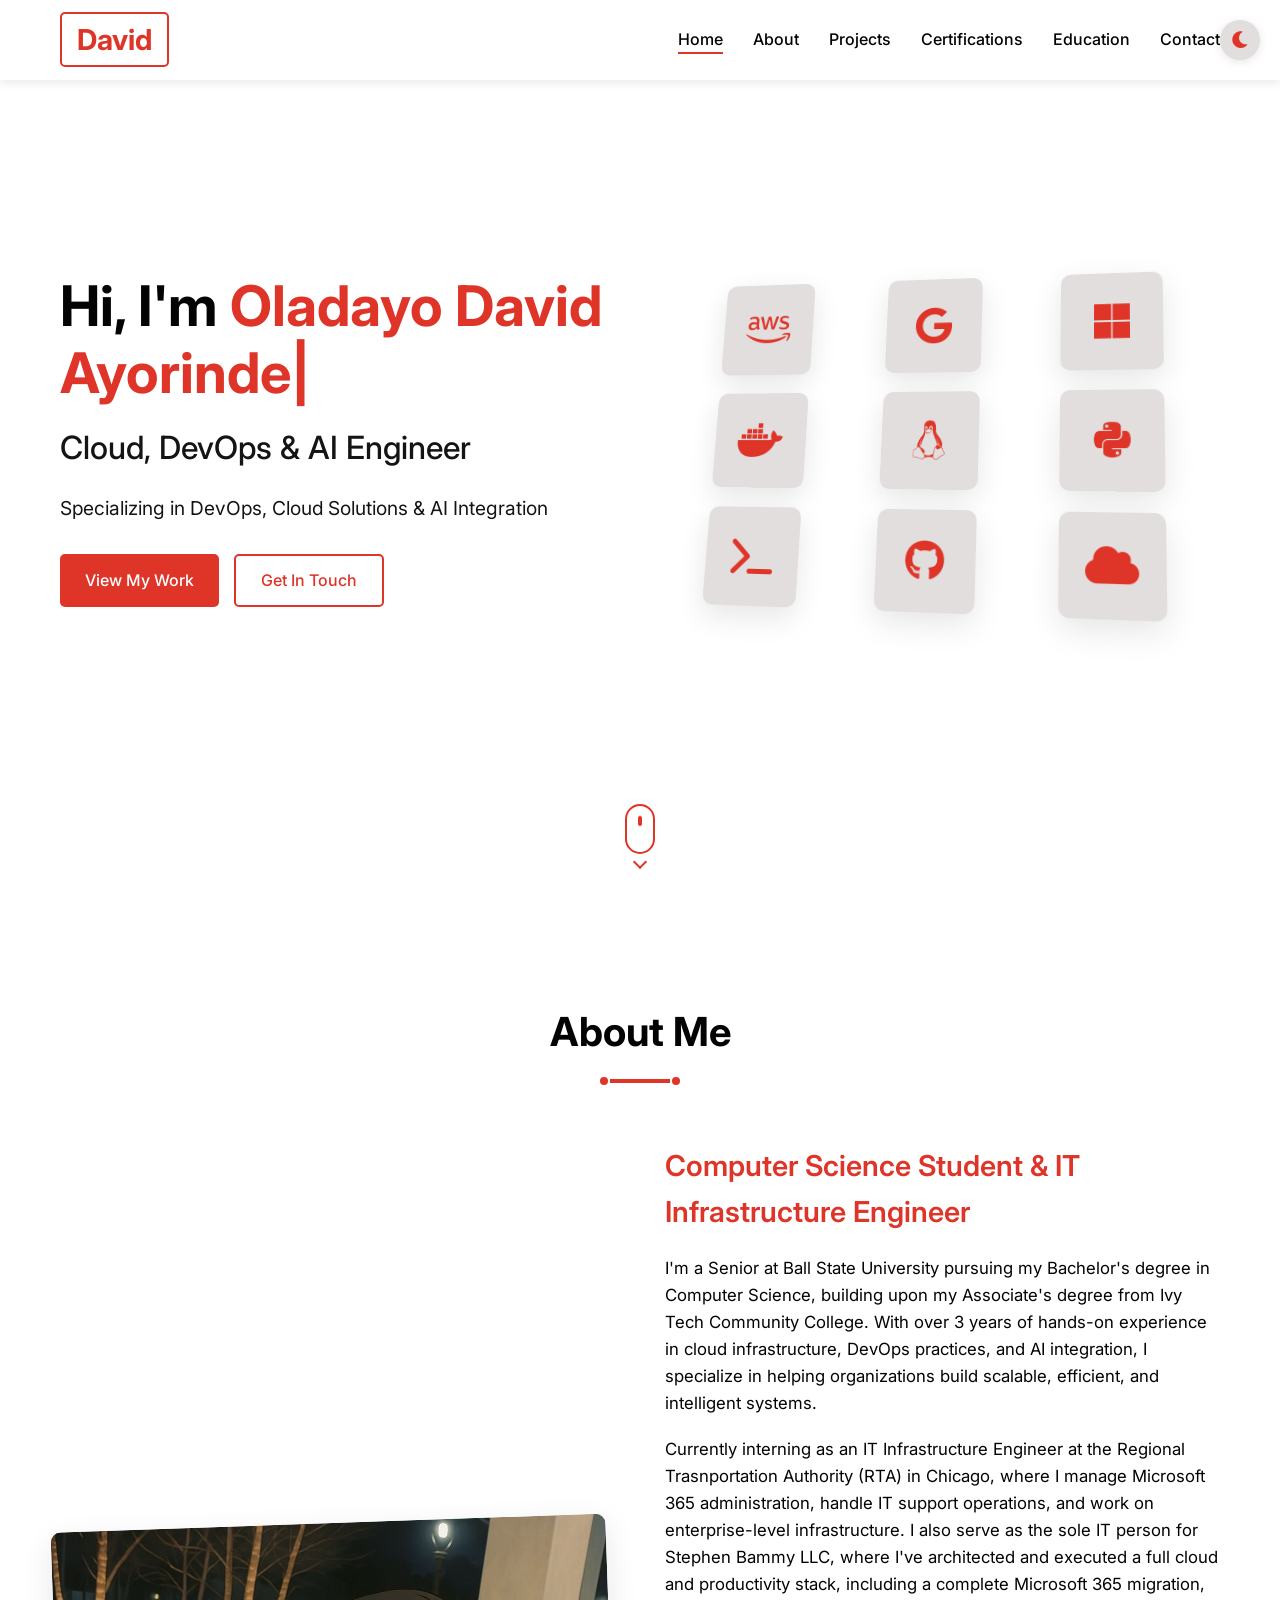
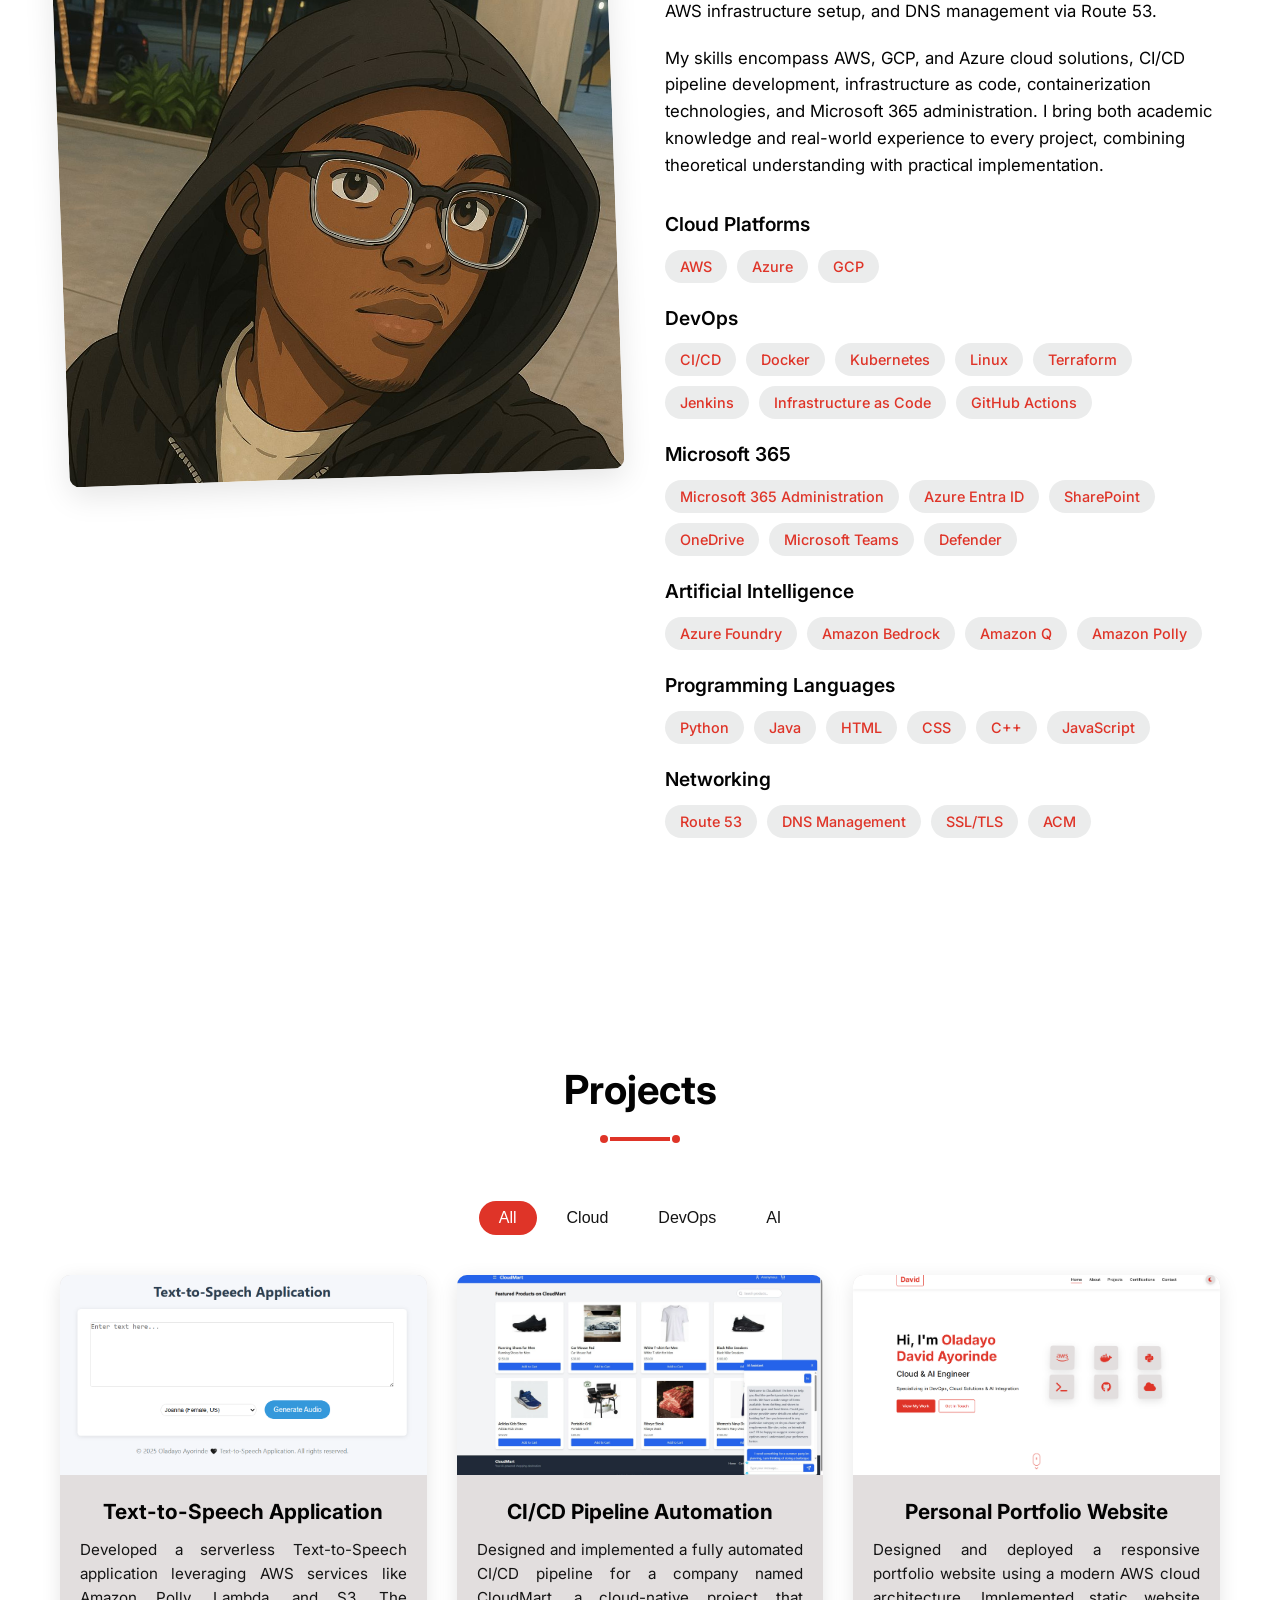
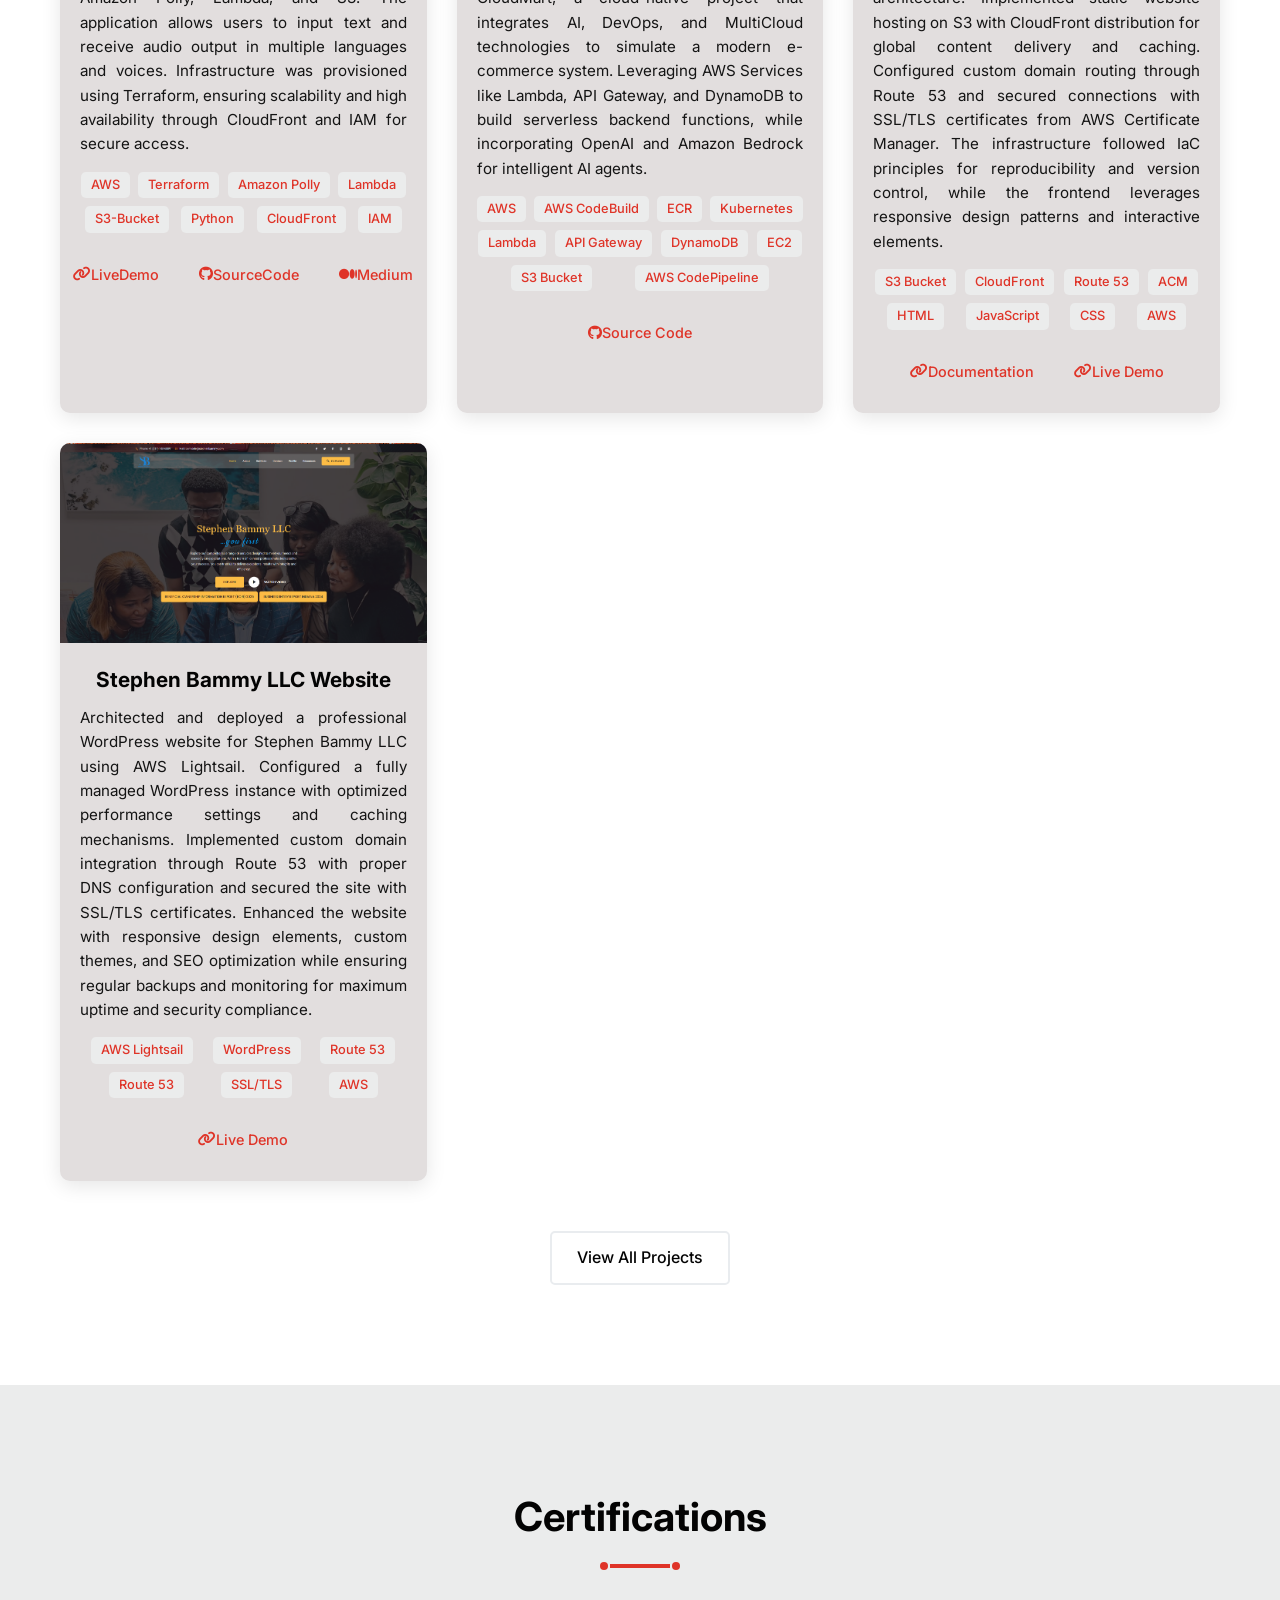
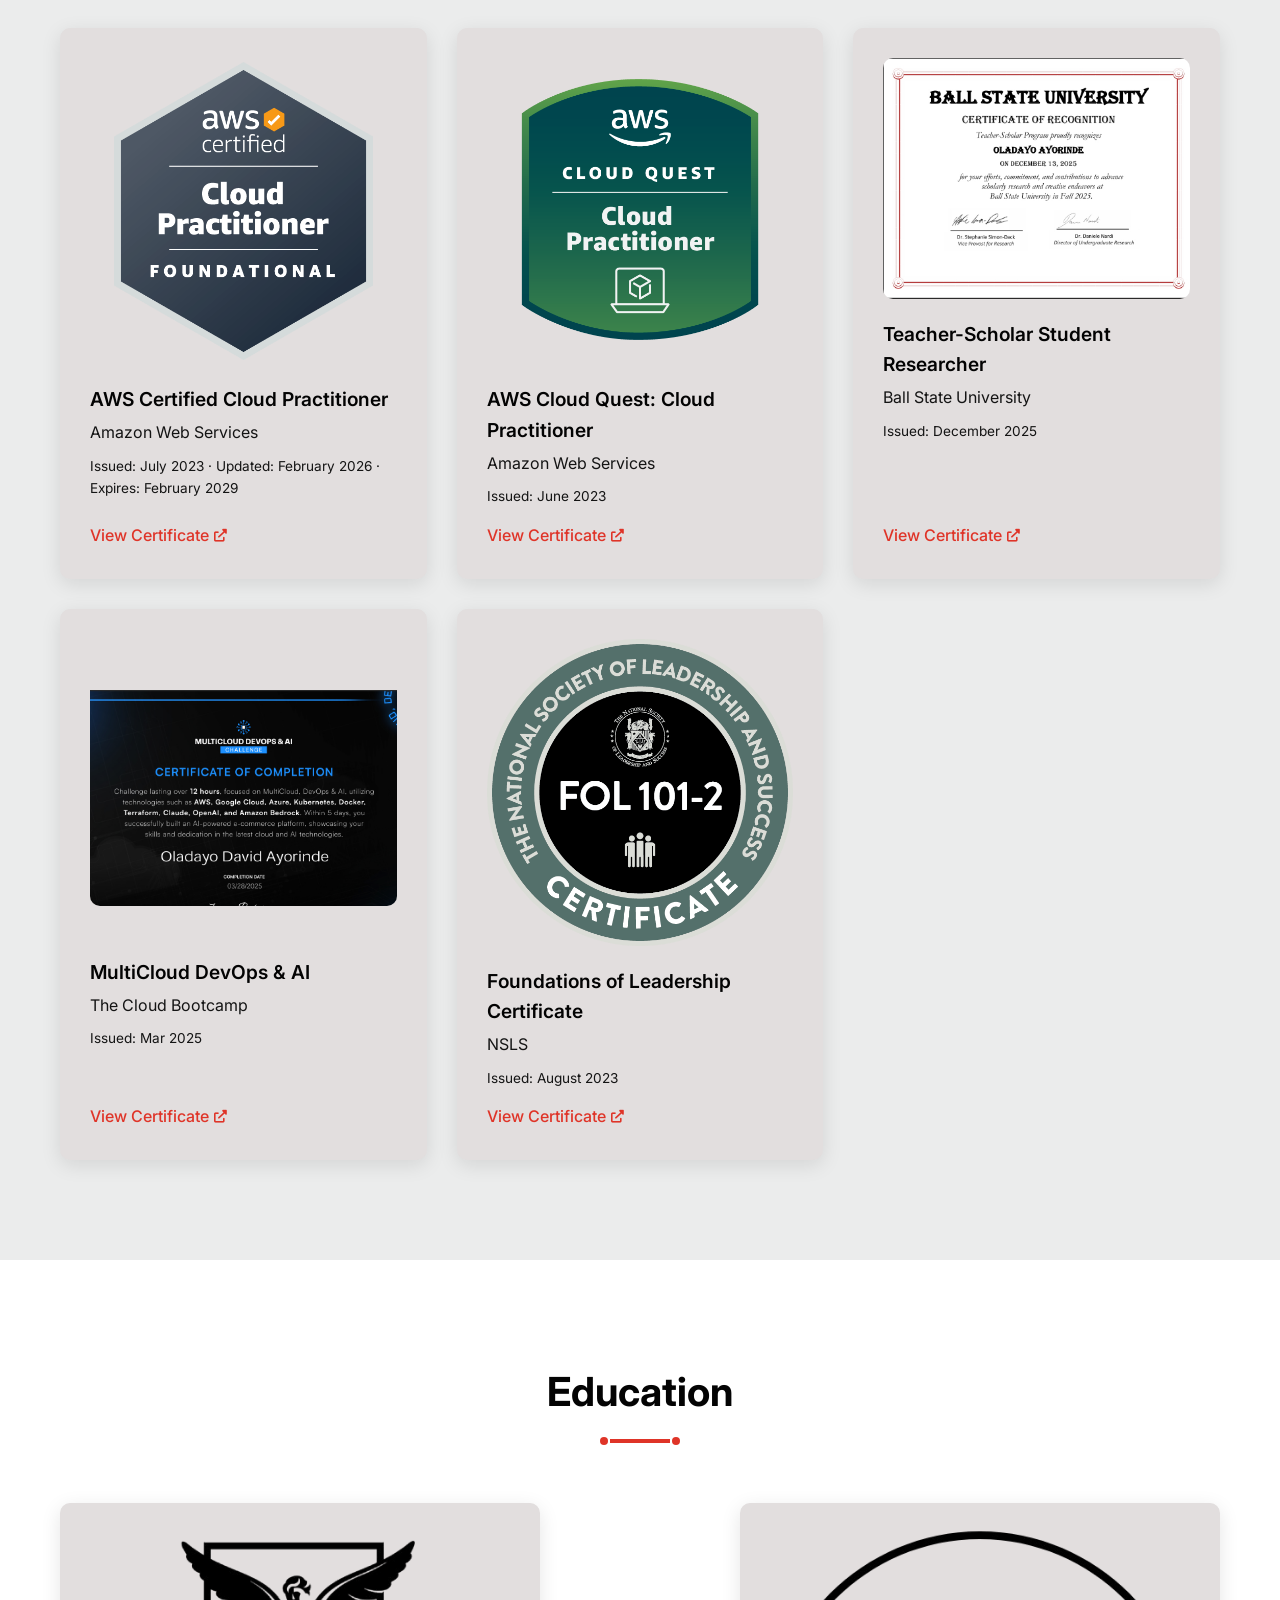
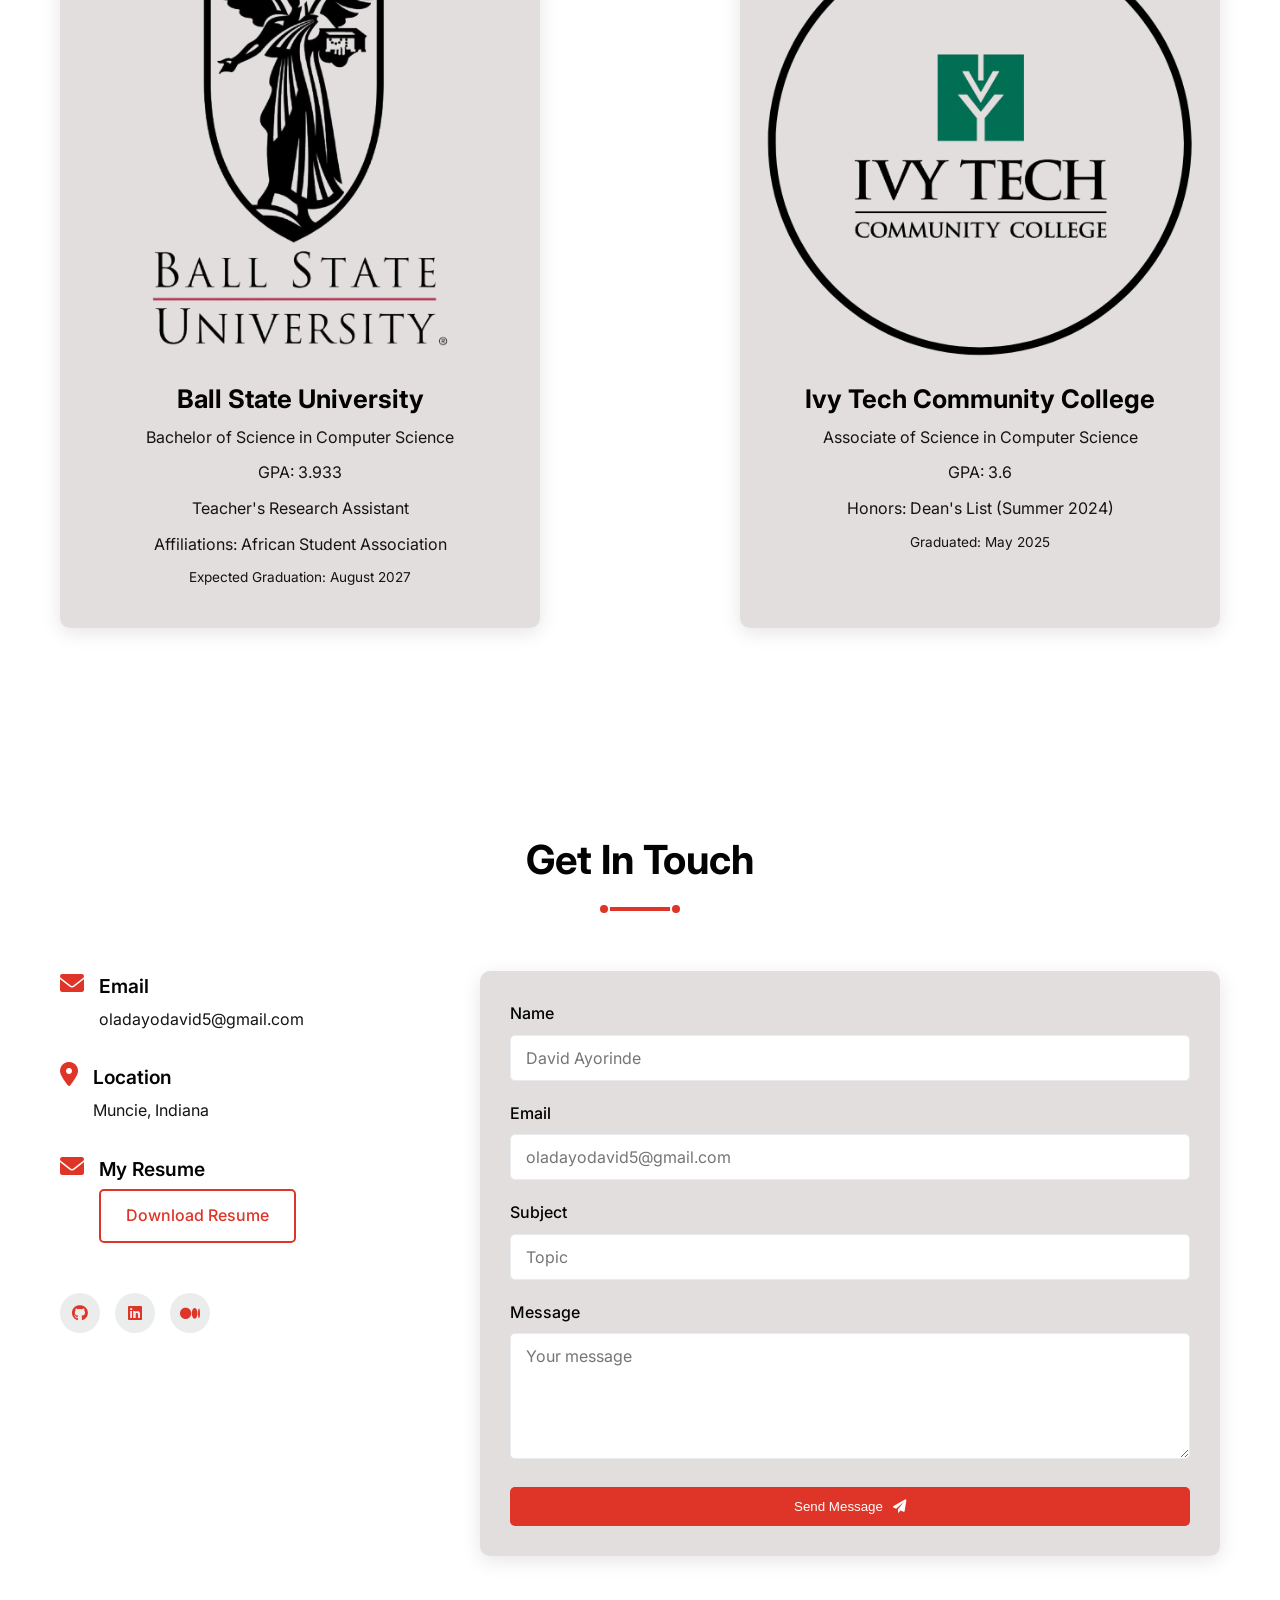
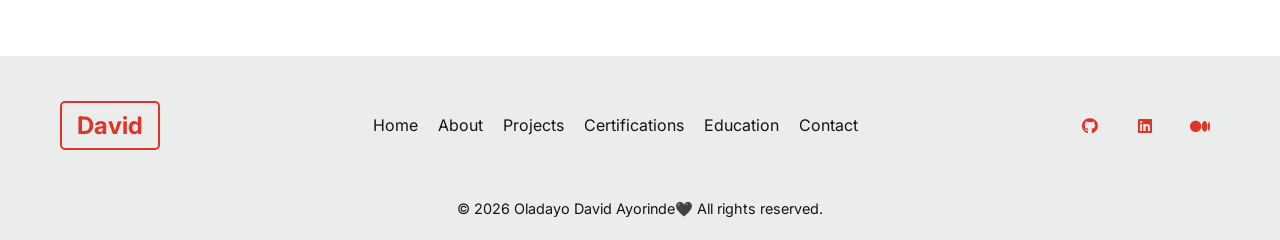
<file: index.html>
<!DOCTYPE html>
<html lang="en">
<head>
    <meta charset="UTF-8">
    <meta name="viewport" content="width=device-width, initial-scale=1.0">
    <title>Oladayo David Ayorinde | Cloud & AI Engineer</title>
    <link rel="stylesheet" href="styles.css">
    <link rel="stylesheet" href="https://cdnjs.cloudflare.com/ajax/libs/font-awesome/6.0.0/css/all.min.css">
    <link rel="icon" href="Images/Personal Logo.png" type="image/png">
    <link rel="preconnect" href="https://fonts.googleapis.com">
    <link rel="preconnect" href="https://fonts.gstatic.com" crossorigin>
    <link href="https://fonts.googleapis.com/css2?family=Inter:wght@300;400;500;600;700&display=swap" rel="stylesheet">
</head>
<body>
    <!-- Theme Toggle Button -->
    <div class="theme-toggle">
        <button id="theme-switch">
            <i class="fas fa-moon"></i>
            <i class="fas fa-sun"></i>
        </button>
    </div>

    <!-- Header Section -->
    <header>
        <div class="container">
            <div class="logo">
                <a href="#home" class="active"><span>David</span></a>
            </div>
            <nav>
                <ul>
                    <li><a href="#home" class="active">Home</a></li>
                    <li><a href="#about">About</a></li>
                    <li><a href="#projects">Projects</a></li>
                    <li><a href="#certifications">Certifications</a></li>
                    <li><a href="#education">Education</a></li>
                    <li><a href="#contact">Contact</a></li>
                </ul>
            </nav>
            <div class="mobile-nav-toggle">
                <i class="fas fa-bars"></i>
            </div>
        </div>
    </header>

    <!-- Hero Section -->
    <section id="home" class="hero">
        <div class="container">
            <div class="hero-content">
                <h1 class="animate-on-scroll">Hi, I'm <span class="highlight">Oladayo David Ayorinde</span></h1>
                <h2 class="animate-on-scroll">Cloud, DevOps & AI Engineer</h2>
                <p class="animate-on-scroll">Specializing in DevOps, Cloud Solutions & AI Integration</p>
                <div class="hero-cta animate-on-scroll">
                    <a href="#projects" class="btn btn-primary">View My Work</a>
                    <a href="#contact" class="btn btn-secondary">Get In Touch</a>
                </div>
            </div>
            <div class="hero-image animate-on-scroll">
                <div class="tech-stack">
                    <div class="tech-icon"><i class="fab fa-aws"></i></div>
                    <div class="tech-icon"><i class="fab fa-google"></i></div>
                    <div class="tech-icon"><i class="fab fa-microsoft"></i></div>
                    <div class="tech-icon"><i class="fab fa-docker"></i></div>
                    <div class="tech-icon"><i class="fab fa-linux"></i></div>
                    <div class="tech-icon"><i class="fab fa-python"></i></div>
                    <div class="tech-icon"><i class="fa-solid fa-terminal"></i></div>
                    <div class="tech-icon"><i class="fa-brands fa-github"></i></div>
                    <div class="tech-icon"><i class="fa-solid fa-cloud"></i></div>
                </div>
            </div>
        </div>
        <div class="scroll-indicator">
            <div class="mouse">
                <div class="wheel"></div>
            </div>
            <div class="arrow">
                <span></span>
            </div>
        </div>
    </section>

    <!-- About Section -->
    <section id="about" class="about">
        <div class="container">
            <div class="section-header">
                <h2>About Me</h2>
                <div class="separator"></div>
            </div>
            <div class="about-content">
                <div class="about-image animate-on-scroll">
                    <div class="image-container">
                        <img src="Images/GHIBLI ME.jpg" alt="Oladayo David Ayorinde">
                    </div>
                </div>
                <div class="about-text animate-on-scroll">
                    <h3>Computer Science Student & IT Infrastructure Engineer</h3>
                    <p>
                        I'm a Senior at Ball State University pursuing my Bachelor's degree in Computer Science, building upon my Associate's degree from Ivy Tech Community College. With over 3 years of hands-on experience in cloud infrastructure, DevOps practices, and AI integration, I specialize in helping organizations build scalable, efficient, and intelligent systems.
                    </p>

                    <p>
                        Currently interning as an IT Infrastructure Engineer at the Regional Trasnportation Authority (RTA) in Chicago, where I manage Microsoft 365 administration, handle IT support operations, and work on enterprise-level infrastructure. I also serve as the sole IT person for Stephen Bammy LLC, where I've architected and executed a full cloud and productivity stack, including a complete Microsoft 365 migration, AWS infrastructure setup, and DNS management via Route 53.
                    </p>


                    <p>
                        My skills encompass AWS, GCP, and Azure cloud solutions, CI/CD pipeline development, infrastructure as code, containerization technologies, and Microsoft 365 administration. I bring both academic knowledge and real-world experience to every project, combining theoretical understanding with practical implementation.
                    </p>

                    <div class="skills">
                        <div class="skill-category">
                            <h4>Cloud Platforms</h4>
                            <div class="skill-tags">
                                <span>AWS</span>
                                <span>Azure</span>
                                <span>GCP</span>
                            </div>
                        </div>

                        <div class="skill-category">
                            <h4>DevOps</h4>
                            <div class="skill-tags">
                                <span>CI/CD</span>
                                <span>Docker</span>
                                <span>Kubernetes</span>
                                <span>Linux</span>
                                <span>Terraform</span>
                                <span>Jenkins</span>
                                <span>Infrastructure as Code</span>
                                <span>GitHub Actions</span>
                            </div>
                        </div>

                        <div class="skill-category">
                            <h4>Microsoft 365</h4>
                            <div class="skill-tags">
                                <span>Microsoft 365 Administration</span>
                                <span>Azure Entra ID</span>
                                <span>SharePoint</span>
                                <span>OneDrive</span>
                                <span>Microsoft Teams</span>
                                <span>Defender</span>
                            </div>
                        </div>

                        <div class="skill-category">
                            <h4>Artificial Intelligence</h4>
                            <div class="skill-tags">
                                <span>Azure Foundry</span>
                                <span>Amazon Bedrock</span>
                                <span>Amazon Q</span>
                                <span>Amazon Polly</span>
                            </div>
                        </div>

                        <div class="skill-category">
                            <h4>Programming Languages</h4>
                            <div class="skill-tags">
                                <span>Python</span>
                                <span>Java</span>
                                <span>HTML</span>
                                <span>CSS</span>
                                <span>C++</span>
                                <span>JavaScript</span>
                            </div>
                        </div>

                        <div class="skill-category">
                            <h4>Networking</h4>
                            <div class="skill-tags">
                                <span>Route 53</span>
                                <span>DNS Management</span>
                                <span>SSL/TLS</span>
                                <span>ACM</span>
                            </div>

                    </div>
                </div>
            </div>
        </div>
    </section>

    <!-- Projects Section -->
    <section id="projects" class="projects">
        <div class="container">
            <div class="section-header">
                <h2>Projects</h2>
                <div class="separator"></div>
            </div>
            <div class="project-filters">
                <button class="filter-btn active" data-filter="all">All</button>
                <button class="filter-btn" data-filter="cloud">Cloud</button>
                <button class="filter-btn" data-filter="devops">DevOps</button>
                <button class="filter-btn" data-filter="ai">AI</button>
            </div>
            <div class="project-grid">
                <!-- Project 1 -->
                <div class="project-card animate-on-scroll" data-category="cloud ai">
                    <div class="project-image">
                        <img src="Images/Text-to-Speech.png" alt="Project 1">
                    </div>
                    <div class="project-info">
                        <h3>Text-to-Speech Application</h3>
                        <p>Developed a serverless Text-to-Speech application leveraging AWS services like Amazon Polly, Lambda, and S3. The application allows users to input text and receive audio output in multiple languages and voices. Infrastructure was provisioned using Terraform, ensuring scalability and high availability through CloudFront and IAM for secure access.</p>
                        <div class="project-tech">
                            <span>AWS</span>
                            <span>Terraform</span>
                            <span>Amazon Polly</span>
                            <span>Lambda</span>
                            <span>S3-Bucket</span>
                            <span>Python</span>
                            <span>CloudFront</span>
                            <span>IAM</span>
                        </div>
                        <div class="project-links">
                            <a href="https://d8oqlnxgo22k4.cloudfront.net/" class="btn btn-sm" target="_blank"><i class="fas fa-link"></i> LiveDemo</a>
                            <a href="https://github.com/Dheyyu/Text-to-Speech-Application" class="btn btn-sm" target="_blank"><i class="fab fa-github"></i> SourceCode</a>
                            <a href="https://medium.com/@oladayodavid5/from-zero-to-serverless-building-a-text-to-speech-application-on-aws-with-terraform-f6daa6b2d337" class="btn btn-sm" target="_blank"><i class="fab fa-medium"></i> Medium</a>
                        </div>
                    </div>
                </div>
                
                <!-- Project 2 -->
                <div class="project-card animate-on-scroll" data-category="devops ai">
                    <div class="project-image">
                        <img src="Images/CloudMart.jpg" alt="Project 2">
                    </div>
                    <div class="project-info">
                        <h3>CI/CD Pipeline Automation</h3>
                        <p>Designed and implemented a fully automated CI/CD pipeline for a company named CloudMart, a cloud-native project that integrates AI, DevOps, and MultiCloud technologies to simulate a modern e-commerce system. Leveraging AWS Services like Lambda, API Gateway, and DynamoDB to build serverless backend functions, while incorporating OpenAI and Amazon Bedrock for intelligent AI agents.</p>
                        <div class="project-tech">
                            <span>AWS</span>
                            <span>AWS CodeBuild</span>
                            <span>ECR</span>
                            <span>Kubernetes</span>
                            <span>Lambda</span>
                            <span>API Gateway</span>
                            <span>DynamoDB</span>
                            <span>EC2</span>
                            <span>S3 Bucket</span>
                            <span>AWS CodePipeline</span>
                        </div>
                        <div class="project-links">
                            <a href="https://github.com/Dheyyu/CloudMart" class="btn btn-sm" target="_blank"><i class="fab fa-github"></i> Source Code</a>
                        </div>
                    </div>
                </div>
                
                <!-- Project 3 -->
                <div class="project-card animate-on-scroll" data-category="cloud">
                    <div class="project-image">
                        <img src="Images/Portfolio Website.png" alt="Portfolio Website">
                    </div>
                    <div class="project-info">
                        <h3>Personal Portfolio Website</h3>
                        <p>Designed and deployed a responsive portfolio website using a modern AWS cloud architecture. Implemented static website hosting on S3 with CloudFront distribution for global content delivery and caching. Configured custom domain routing through Route 53 and secured connections with SSL/TLS certificates from AWS Certificate Manager. The infrastructure followed IaC principles for reproducibility and version control, while the frontend leverages responsive design patterns and interactive elements.</p>
                        <div class="project-tech">
                            <span>S3 Bucket</span>
                            <span>CloudFront</span>
                            <span>Route 53</span>
                            <span>ACM</span>
                            <span>HTML</span>
                            <span>JavaScript</span>
                            <span>CSS</span>
                            <span>AWS</span>
                        </div>
                        <div class="project-links">
                            <a href="https://medium.com/@oladayodavid5/deploying-a-portfolio-website-on-aws-with-a-custom-domain-on-route-53-70f1e45710b2" class="btn btn-sm" target="_blank"><i class="fas fa-link"></i> Documentation</a>
                            <a href="https://oladayoayorinde.com/" class="btn btn-sm" target="_blank"><i class="fas fa-link"></i> Live Demo</a>
                        </div>
                    </div>
                </div>

                <!-- Project 4 -->
                <div class="project-card animate-on-scroll" data-category="cloud">
                    <div class="project-image">
                        <img src="Images/Stephen Bammy LLC.png" alt="Portfolio Website">
                    </div>
                    <div class="project-info">
                        <h3>Stephen Bammy LLC Website</h3>
                        <p>Architected and deployed a professional WordPress website for Stephen Bammy LLC using AWS Lightsail. Configured a fully managed WordPress instance with optimized performance settings and caching mechanisms. Implemented custom domain integration through Route 53 with proper DNS configuration and secured the site with SSL/TLS certificates. Enhanced the website with responsive design elements, custom themes, and SEO optimization while ensuring regular backups and monitoring for maximum uptime and security compliance.</p>
                        <div class="project-tech">
                            <span>AWS Lightsail</span>
                            <span>WordPress</span>
                            <span>Route 53</span>
                            <span>Route 53</span>
                            <span>SSL/TLS</span>
                            <span>AWS</span>
                        </div>
                        <div class="project-links">
                            <a href="https://stephenbammy.com/" class="btn btn-sm" target="_blank"><i class="fas fa-link"></i> Live Demo</a>
                        </div>
                    </div>
                </div>
            </div>
            <div class="section-cta">
                <a href="#projects" class="btn btn-outline">View All Projects</a>
            </div>
        </div>
    </section>

    <!-- Certifications Section -->
    <section id="certifications" class="certifications">
        <div class="container">
            <div class="section-header">
                <h2>Certifications</h2>
                <div class="separator"></div>
            </div>
            <div class="cert-grid">
                <!-- AWS Certified Cloud Practitioner Certification -->
                <div class="cert-card animate-on-scroll">
                    <div class="cert-img">
                        <img src="Images/Certified Cloud Practitioner.png" alt="Certified Cloud Practitioner" class="cert-logo">
                    </div>
                    <div class="cert-info">
                        <h3>AWS Certified Cloud Practitioner</h3>
                        <p>Amazon Web Services</p>
                        <span class="cert-date">Issued: July 2023 · Updated: February 2026 · Expires: February 2029</span>
                        <a href="https://www.credly.com/badges/4c4e8237-20ef-4233-ab2b-5e258b209b5a  " class="cert-link" target="_blank">View Certificate <i class="fas fa-external-link-alt"></i></a>
                    </div>
                </div>
                
                <!-- AWS Cloud Quest Certification -->
                <div class="cert-card animate-on-scroll">
                    <div class="cert-img">
                        <img src="Images/Cloud Quest-Cloud Practitioner.png" alt="Cloud Quest: Cloud Practitioner" class="cert-logo">
                    </div>
                    <div class="cert-info">
                        <h3>AWS Cloud Quest: Cloud Practitioner</h3>
                        <p>Amazon Web Services</p>
                        <span class="cert-date">Issued: June 2023</span> 
                        <a href="https://www.credly.com/badges/3972e8ac-4a79-4e73-bfc7-9254519682ea/public_url" class="cert-link" target="_blank">View Certificate <i class="fas fa-external-link-alt"></i></a>
                    </div>
                </div>

                <!-- Teacher Scholar Student Certification -->
                <div class="cert-card animate-on-scroll">
                    <div class="cert-img">
                        <img src="Images/Teacher_Scholar_Certificate.jpeg" alt="Cloud Quest: Cloud Practitioner" class="cert-logo">
                    </div>
                    <div class="cert-info">
                        <h3>Teacher-Scholar Student Researcher </h3>
                        <p>Ball State University</p>
                        <span class="cert-date">Issued: December 2025</span> 
                        <a href="https://www.linkedin.com/in/oladayo-ayorinde-421ba1236/overlay/Certifications/1174595774/treasury/?profileId=ACoAADrolxkB361sAcwsEplTUxVqBRChsAS6fH4" class="cert-link" target="_blank">View Certificate <i class="fas fa-external-link-alt"></i></a>
                    </div>
                </div>
                
                <!-- Cloud Bootcamp Certification -->
                <div class="cert-card animate-on-scroll">
                    <div class="cert-img">
                        <br><br><img src="Images/MultiCloud DevOps & AI.png" alt="MultiCloud DevOps & AI" class="cert-logo">
                    </div>
                    <div class="cert-info">
                        <h3><br>MultiCloud DevOps & AI</h3>
                        <p>The Cloud Bootcamp</p>
                        <span class="cert-date">Issued: Mar 2025</span>
                        <a href="https://www.linkedin.com/in/oladayo-ayorinde-421ba1236/overlay/1743159378232/single-media-viewer/?profileId=ACoAADrolxkB361sAcwsEplTUxVqBRChsAS6fH4" class="cert-link" target="_blank">View Certificate <i class="fas fa-external-link-alt"></i></a>
                    </div>
                </div>
                
                <!-- NSLS Certification -->
                <div class="cert-card animate-on-scroll">
                    <div class="cert-img">
                        <img src="Images/Foundations of Leadership Certificate.png" alt="Foundations of Leadership Certificate" class="cert-logo">
                    </div>
                    <div class="cert-info">
                        <h3>Foundations of Leadership Certificate</h3>
                        <p>NSLS</p>
                        <span class="cert-date">Issued: August 2023</span>
                        <a href="https://app.nsls.org/members/public/verifiable-credentials/badge/86HN4BA8t25oWQxxsMn6Ga" class="cert-link" target="_blank">View Certificate <i class="fas fa-external-link-alt"></i></a>
                    </div>
                </div>
            </div>
        </div>
    </section>

    <!-- Education Section -->
    <section id="education" class="education">
        <div class="container">
            <div class="section-header">
                <h2>Education</h2>
                <div class="separator"></div>
            </div>
            <div class="education-grid">
                <!-- Ball State University -->
                <div class="education-card animate-on-scroll">
                    <div class="education-img">
                        <img src="Images/Ball State University Logo.png" alt="Ball State University Logo" class="education-logo">
                    </div>
                    <div class="education-info">
                        <h2>Ball State University</h2>
                        <p>Bachelor of Science in Computer Science</p>
                        <p>GPA: 3.933</p>
                        <p>Teacher's Research Assistant</p>
                        <p>Affiliations: African Student Association</p>
                        <span class="education-date">Expected Graduation: August 2027</span>
                    </div>
                </div>

                <!-- Ivy Tech Community College -->
                <div class="education-card animate-on-scroll">
                    <div class="education-img">
                        <img src="Images/Ivy Tech Community College Logo.png" alt="Ivy Tech Community College Logo" class="education-logo">
                    </div>
                    <div class="education-info">
                        <h2>Ivy Tech Community College</h2>
                        <p>Associate of Science in Computer Science</p>
                        <p>GPA: 3.6</p>
                        <p>Honors: Dean's List (Summer 2024)</p>
                        <span class="education-date">Graduated: May 2025</span>
                    </div>
                </div>
            </div>
        </div>
    </section>

    <!-- Contact Section -->
    <section id="contact" class="contact">
        <div class="container">
            <div class="section-header">
                <h2>Get In Touch</h2>
                <div class="separator"></div>
            </div>
            <div class="contact-content">
                <div class="contact-info animate-on-scroll">
                    <div class="contact-item">
                        <i class="fas fa-envelope"></i>
                        <div>
                            <h3>Email</h3>
                            <p>oladayodavid5@gmail.com</p>
                        </div>
                    </div>
                    <div class="contact-item">
                        <i class="fas fa-map-marker-alt"></i>
                        <div>
                            <h3>Location</h3>
                            <p>Muncie, Indiana</p>
                        </div>
                    </div>
                    <div class="contact-item">
                        <i class="fas fa-envelope"></i>
                        <div>
                            <h3>My Resume</h3>
                            <a href="Oladayo_Ayorinde_Resume.pdf" download class="btn btn-secondary">Download Resume</a>
                        </div>
                    </div>
                    <div class="social-links">
                        <a href="https://github.com/Dheyyu" class="social-icon" target="_blank"><i class="fab fa-github"></i></a>
                        <a href="https://www.linkedin.com/in/oladayo-ayorinde-421ba1236?lipi=urn%3Ali%3Apage%3Ad_flagship3_profile_view_base_contact_details%3BDeVrEM06Q0SUiOFdWwwqnw%3D%3D" class="social-icon" target="_blank"><i class="fab fa-linkedin"></i></a>
                        <!-- <a href="#" class="social-icon" target="_blank"><i class="fab fa-twitter"></i></a> -->
                        <a href="https://medium.com/@oladayodavid5" class="social-icon" target="_blank"><i class="fab fa-medium"></i></a>
                    </div>
                </div>
                <div class="contact-form animate-on-scroll">
                    <form id="contactForm">
                        <div class="form-group">
                            <label for="name">Name</label>
                            <input type="text" id="name" name="name" placeholder="David Ayorinde" required>
                        </div>
                        <div class="form-group">
                            <label for="email">Email</label>
                            <input type="email" id="email" name="email" placeholder="oladayodavid5@gmail.com" required>
                        </div>
                        <div class="form-group">
                            <label for="subject">Subject</label>
                            <input type="text" id="subject" name="subject" placeholder="Topic" required>
                        </div>
                        <div class="form-group">
                            <label for="message">Message</label>
                            <textarea id="message" name="message" rows="5" placeholder="Your message" required></textarea>
                        </div>
                        <button type="submit" class="btn btn-primary submit-btn">
                            <span>Send Message</span>
                            <i class="fas fa-paper-plane"></i>
                        </button>
                    </form>
                </div>
            </div>
        </div>
    </section>

    <!-- Footer -->
    <footer>
        <div class="container">
            <div class="footer-content">
                <div class="footer-logo">
                    <a href="#home" class="active"><span>David</span></a>
                </div>
                <div class="footer-nav">
                    <ul>
                        <li><a href="#home">Home</a></li>
                        <li><a href="#about">About</a></li>
                        <li><a href="#projects">Projects</a></li>
                        <li><a href="#certifications">Certifications</a></li>
                        <li><a href="#education">Education</a></li>
                        <li><a href="#contact">Contact</a></li>
                    </ul>
                </div>
                <div class="footer-social">
                    <a href="https://github.com/Dheyyu" class="social-icon" target="_blank"><i class="fab fa-github"></i></a>
                    <a href="https://www.linkedin.com/in/oladayo-ayorinde-421ba1236?lipi=urn%3Ali%3Apage%3Ad_flagship3_profile_view_base_contact_details%3BDeVrEM06Q0SUiOFdWwwqnw%3D%3D" class="social-icon" target="_blank"><i class="fab fa-linkedin"></i></a>
                        <a href="https://medium.com/@oladayodavid5" class="social-icon" target="_blank"><i class="fab fa-medium"></i></a>
                </div>
            </div>
            <div class="copyright">
                <p>&copy; 2026 Oladayo David Ayorinde🖤 All rights reserved.</p>
            </div>
        </div>
    </footer>

    <script src="main.js"></script>
</body>
</html>
</file>
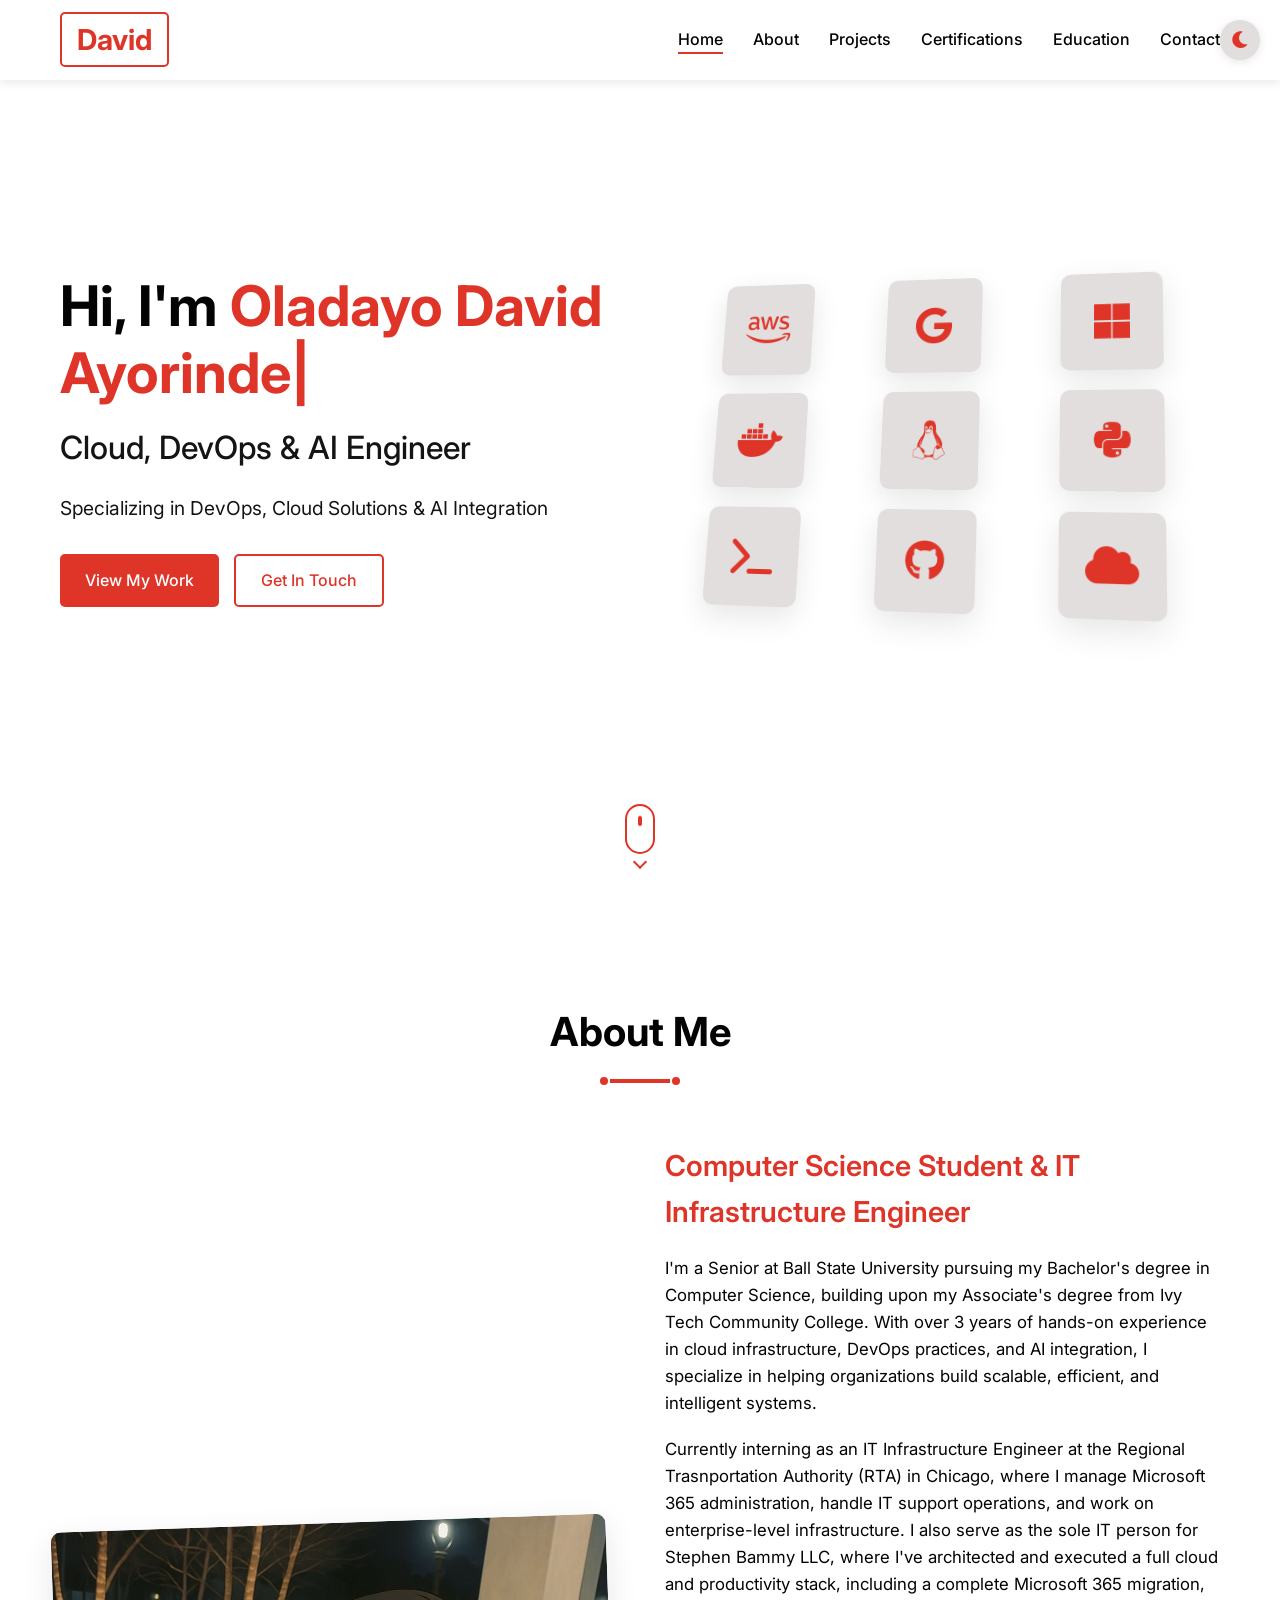
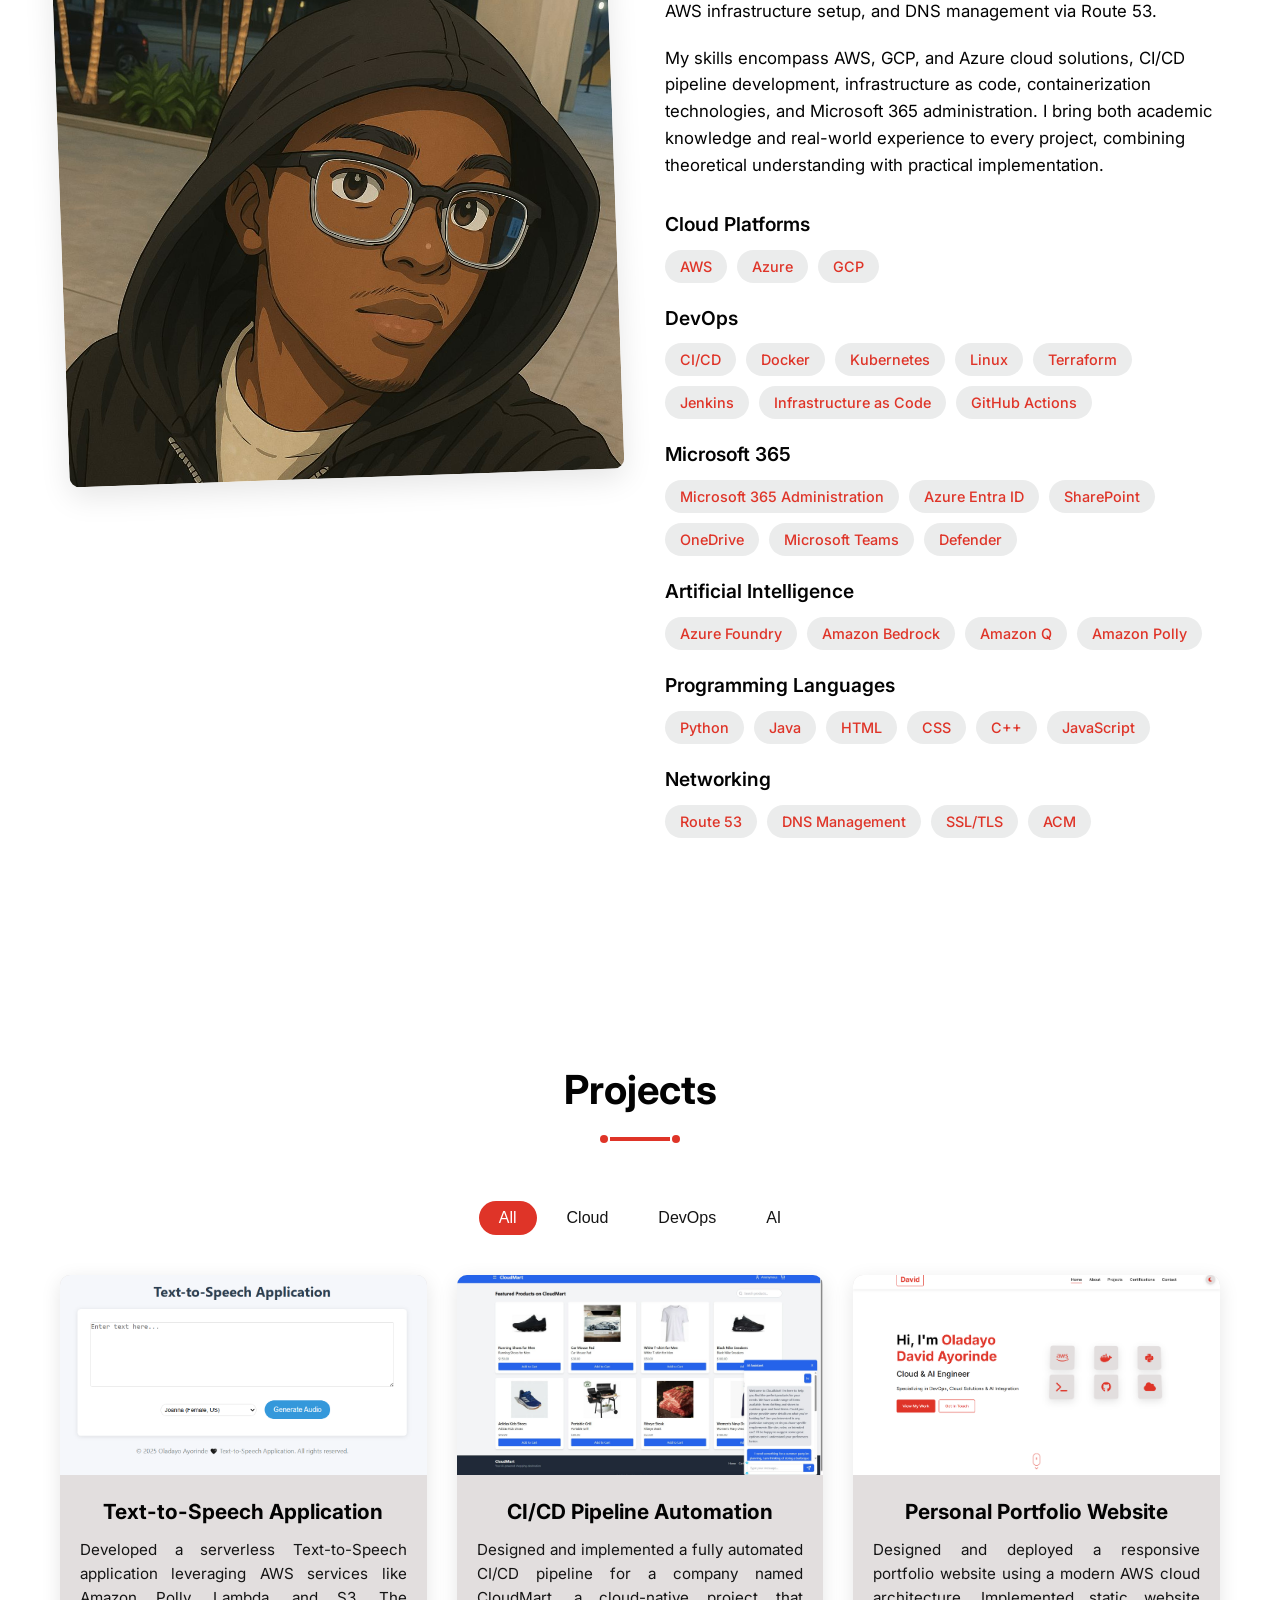
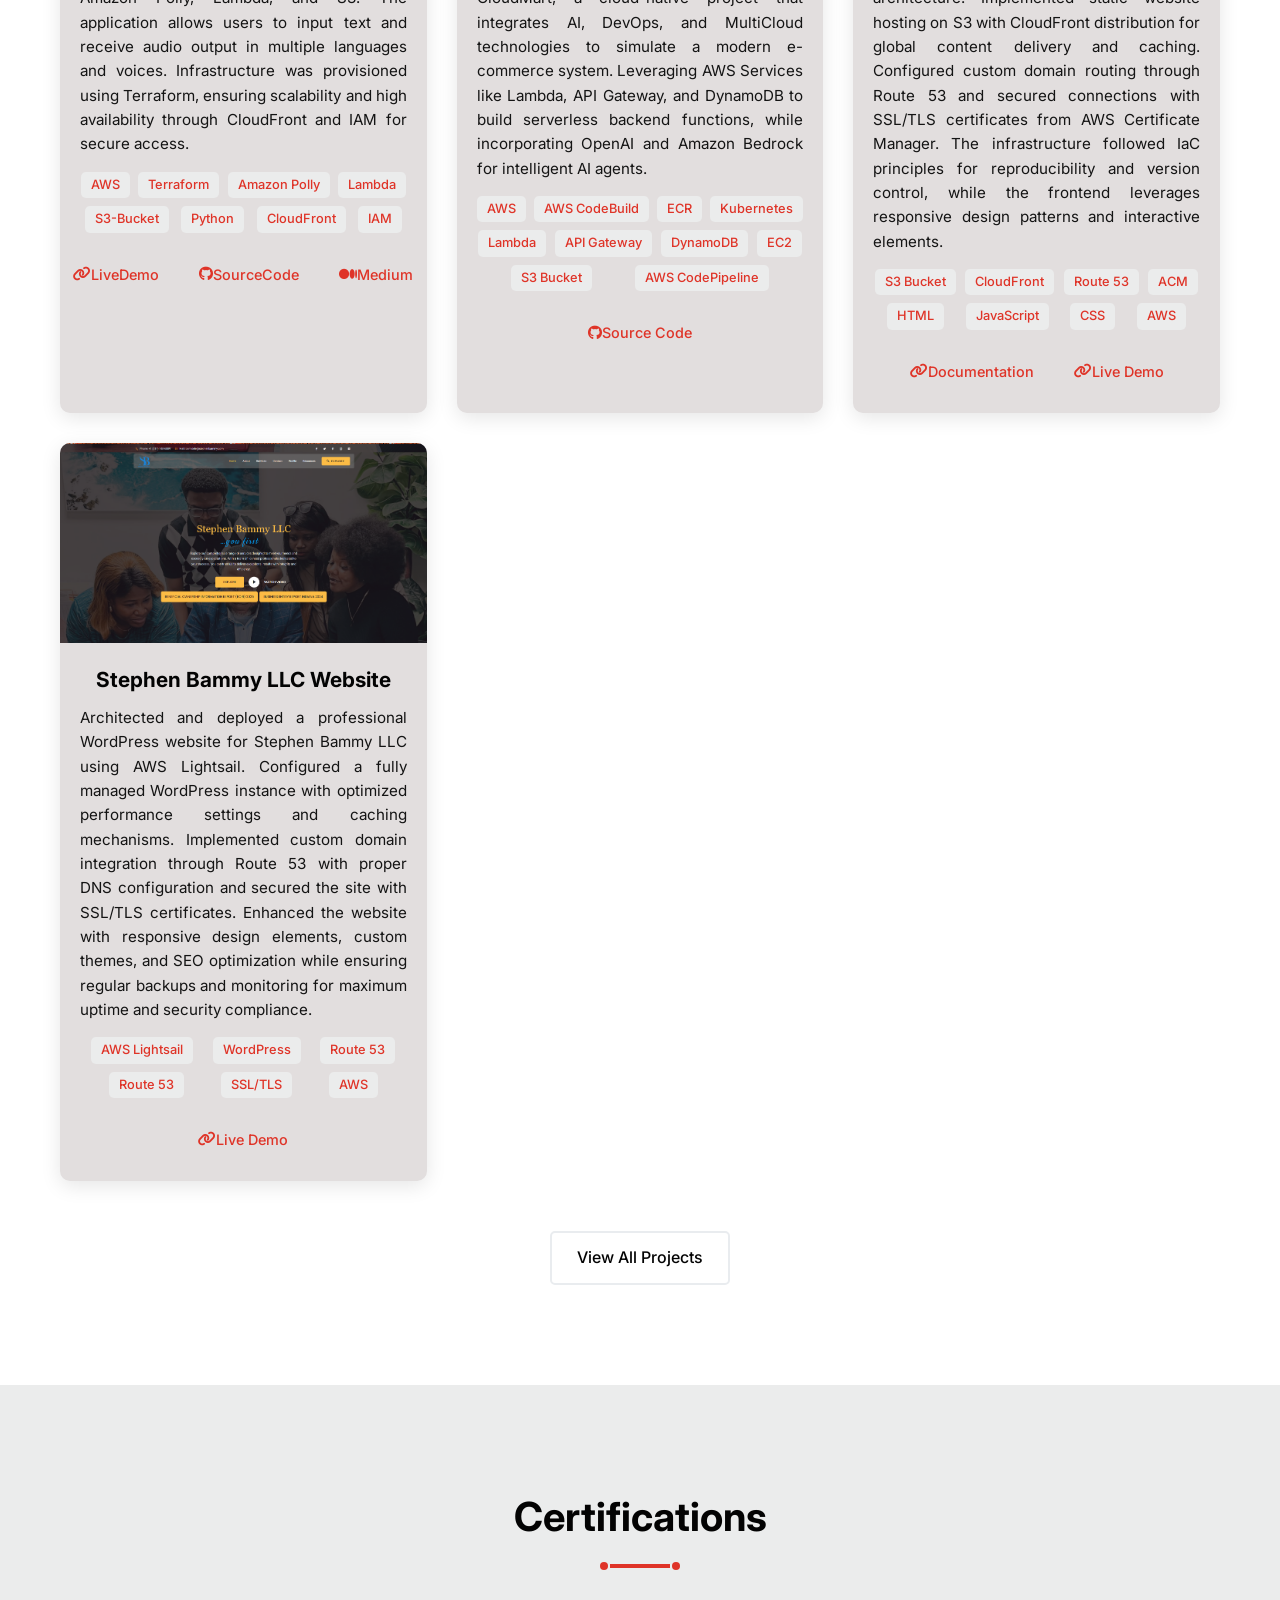
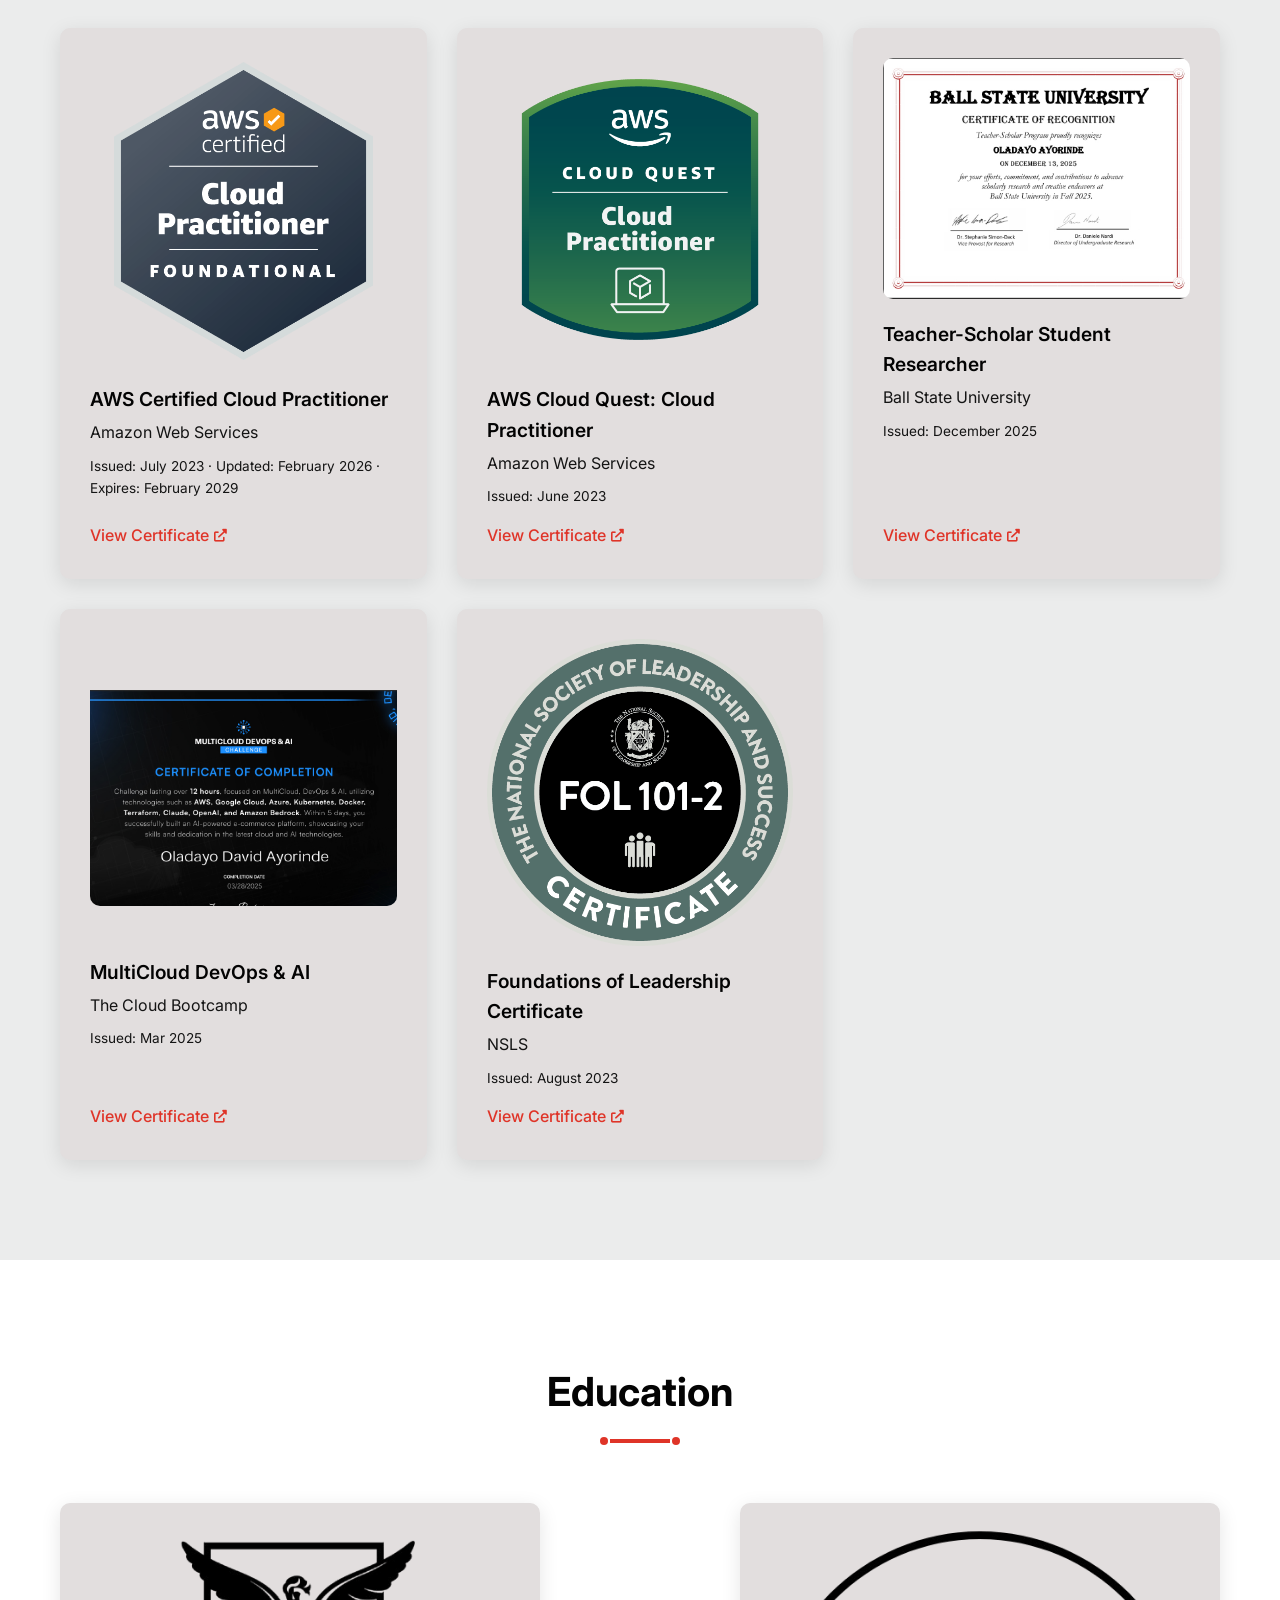
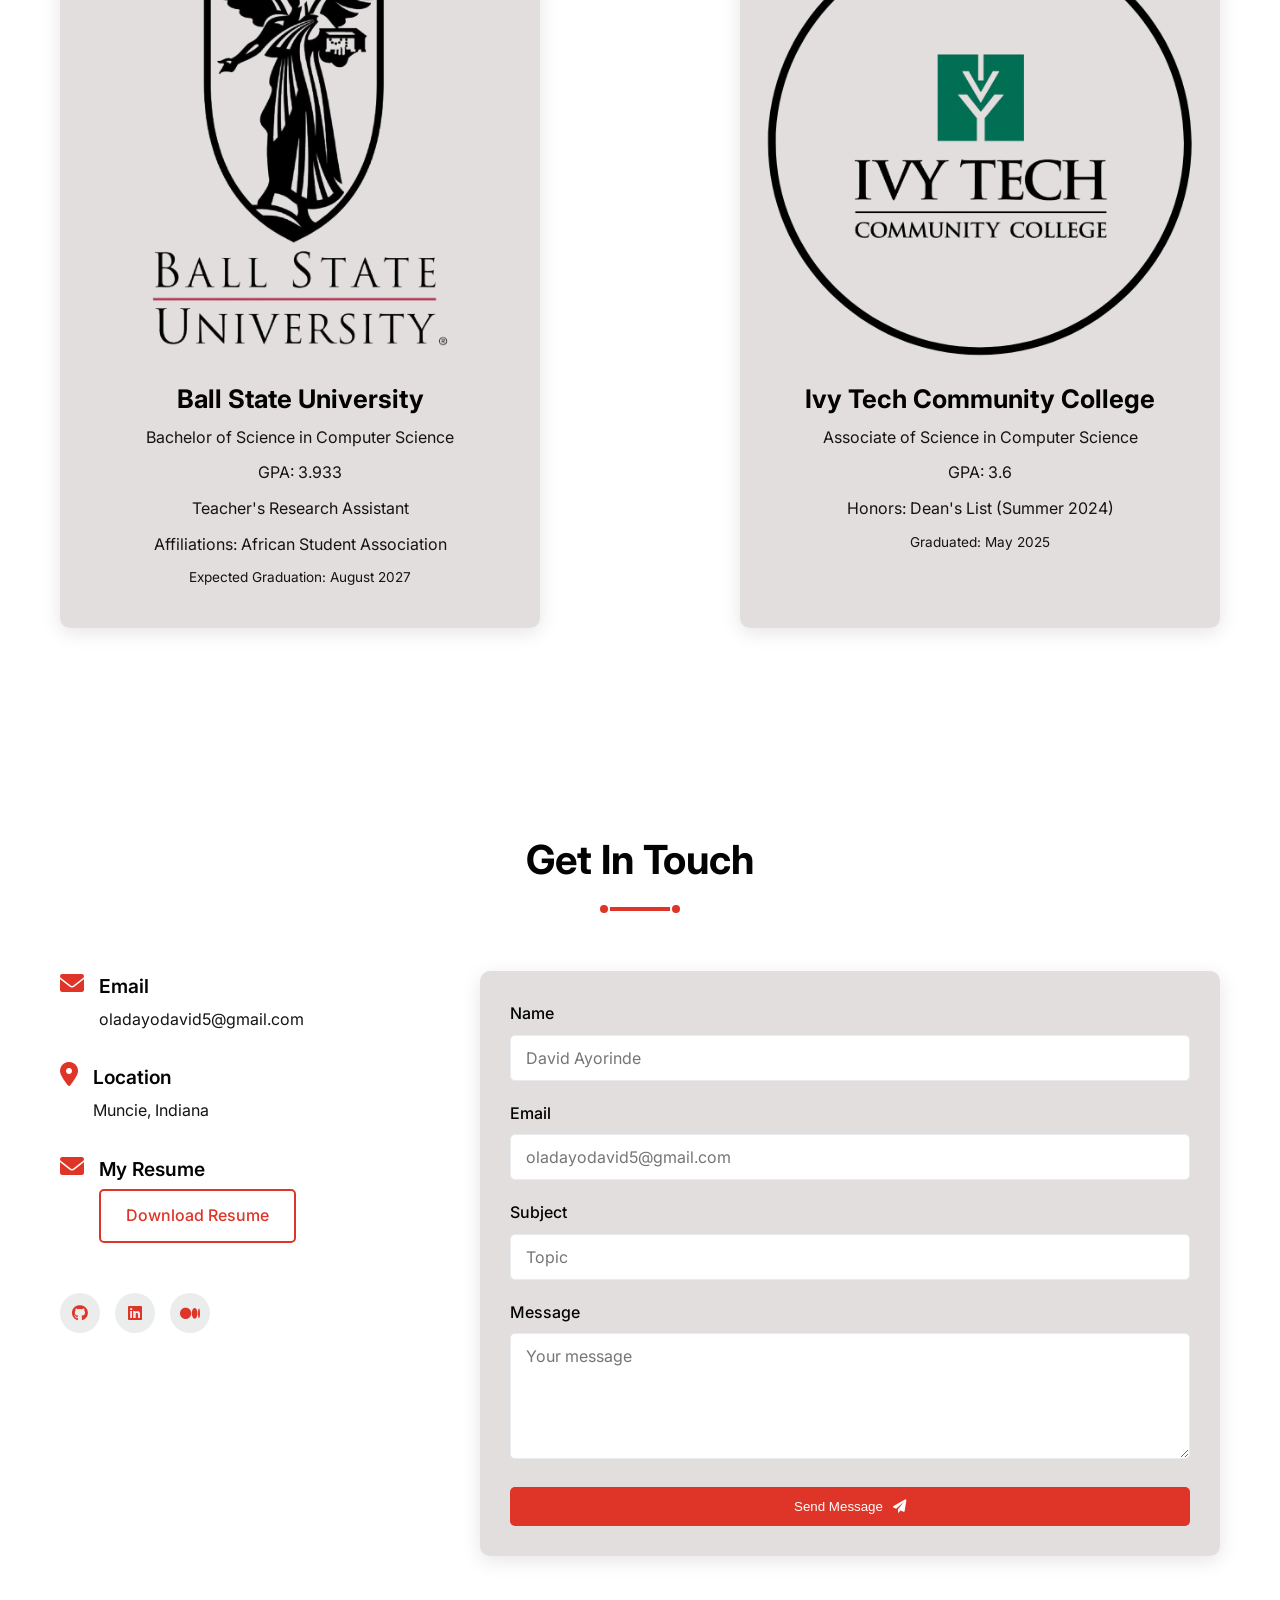
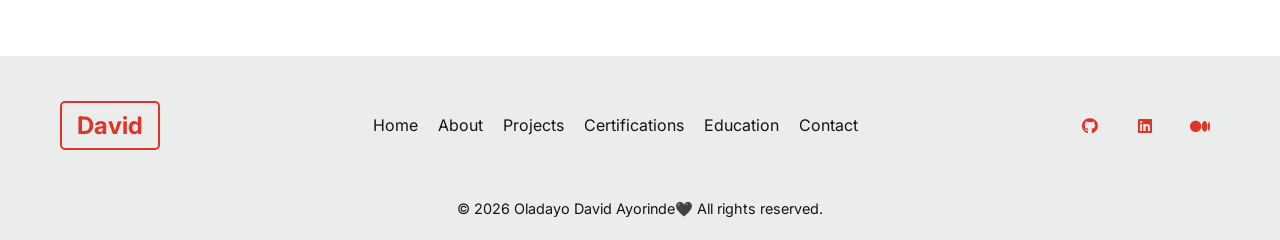
<file: site/index.html>
<!DOCTYPE html>
<html lang="en">
<head>
    <meta charset="UTF-8">
    <meta name="viewport" content="width=device-width, initial-scale=1.0">
    <title>Oladayo David Ayorinde | Cloud &amp; AI Engineer</title>
    <link rel="stylesheet" href="styles.css">
    <link rel="stylesheet" href="https://cdnjs.cloudflare.com/ajax/libs/font-awesome/6.0.0/css/all.min.css">
    <link rel="icon" href="images/personal-logo.png" type="image/png">
    <link rel="preconnect" href="https://fonts.googleapis.com">
    <link rel="preconnect" href="https://fonts.gstatic.com" crossorigin>
    <link href="https://fonts.googleapis.com/css2?family=Inter:wght@300;400;500;600;700&display=swap" rel="stylesheet">
</head>
<body>
    <!-- Theme Toggle Button -->
    <div class="theme-toggle">
        <button id="theme-switch" type="button" aria-label="Toggle dark mode">
            <i class="fas fa-moon"></i>
            <i class="fas fa-sun"></i>
        </button>
    </div>

    <!-- Header Section -->
    <header>
        <div class="container">
            <div class="logo">
                <a href="#home" class="active"><span>David</span></a>
            </div>
            <nav>
                <ul>
                    <li><a href="#home" class="active">Home</a></li>
                    <li><a href="#about">About</a></li>
                    <li><a href="#projects">Projects</a></li>
                    <li><a href="#certifications">Certifications</a></li>
                    <li><a href="#education">Education</a></li>
                    <li><a href="#contact">Contact</a></li>
                </ul>
            </nav>
            <div class="mobile-nav-toggle">
                <i class="fas fa-bars"></i>
            </div>
        </div>
    </header>

    <!-- Hero Section -->
    <section id="home" class="hero">
        <div class="container">
            <div class="hero-content">
                <h1 class="animate-on-scroll">Hi, I'm <span class="highlight">Oladayo David Ayorinde</span></h1>
                <h2 class="animate-on-scroll">Cloud, DevOps &amp; AI Engineer</h2>
                <p class="animate-on-scroll">Specializing in DevOps, Cloud Solutions &amp; AI Integration</p>
                <div class="hero-cta animate-on-scroll">
                    <a href="#projects" class="btn btn-primary">View My Work</a>
                    <a href="#contact" class="btn btn-secondary">Get In Touch</a>
                </div>
            </div>
            <div class="hero-image animate-on-scroll">
                <div class="tech-stack">
                    <div class="tech-icon"><i class="fab fa-aws"></i></div>
                    <div class="tech-icon"><i class="fab fa-google"></i></div>
                    <div class="tech-icon"><i class="fab fa-microsoft"></i></div>
                    <div class="tech-icon"><i class="fab fa-docker"></i></div>
                    <div class="tech-icon"><i class="fab fa-linux"></i></div>
                    <div class="tech-icon"><i class="fab fa-python"></i></div>
                    <div class="tech-icon"><i class="fa-solid fa-terminal"></i></div>
                    <div class="tech-icon"><i class="fa-brands fa-github"></i></div>
                    <div class="tech-icon"><i class="fa-solid fa-cloud"></i></div>
                </div>
            </div>
        </div>
        <div class="scroll-indicator">
            <div class="mouse">
                <div class="wheel"></div>
            </div>
            <div class="arrow">
                <span></span>
            </div>
        </div>
    </section>

    <!-- About Section -->
    <section id="about" class="about">
        <div class="container">
            <div class="section-header">
                <h2>About Me</h2>
                <div class="separator"></div>
            </div>
            <div class="about-content">
                <div class="about-image animate-on-scroll">
                    <div class="image-container">
                        <img src="images/ghibli-me.jpg" alt="Oladayo David Ayorinde">
                    </div>
                </div>
                <div class="about-text animate-on-scroll">
                    <h3>Computer Science Student &amp; IT Infrastructure Engineer</h3>
                    <p>
                        I'm a Senior at Ball State University pursuing my Bachelor's degree in Computer Science, building upon my Associate's degree from Ivy Tech Community College. With over 3 years of hands-on experience in cloud infrastructure, DevOps practices, and AI integration, I specialize in helping organizations build scalable, efficient, and intelligent systems.
                    </p>

                    <p>
                        Currently interning as an IT Infrastructure Engineer at the Regional Trasnportation Authority (RTA) in Chicago, where I manage Microsoft 365 administration, handle IT support operations, and work on enterprise-level infrastructure. I also serve as the sole IT person for Stephen Bammy LLC, where I've architected and executed a full cloud and productivity stack, including a complete Microsoft 365 migration, AWS infrastructure setup, and DNS management via Route 53.
                    </p>


                    <p>
                        My skills encompass AWS, GCP, and Azure cloud solutions, CI/CD pipeline development, infrastructure as code, containerization technologies, and Microsoft 365 administration. I bring both academic knowledge and real-world experience to every project, combining theoretical understanding with practical implementation.
                    </p>

                    <div class="skills">
                        <div class="skill-category">
                            <h4>Cloud Platforms</h4>
                            <div class="skill-tags">
                                <span>AWS</span>
                                <span>Azure</span>
                                <span>GCP</span>
                            </div>
                        </div>

                        <div class="skill-category">
                            <h4>DevOps</h4>
                            <div class="skill-tags">
                                <span>CI/CD</span>
                                <span>Docker</span>
                                <span>Kubernetes</span>
                                <span>Linux</span>
                                <span>Terraform</span>
                                <span>Jenkins</span>
                                <span>Infrastructure as Code</span>
                                <span>GitHub Actions</span>
                            </div>
                        </div>

                        <div class="skill-category">
                            <h4>Microsoft 365</h4>
                            <div class="skill-tags">
                                <span>Microsoft 365 Administration</span>
                                <span>Azure Entra ID</span>
                                <span>SharePoint</span>
                                <span>OneDrive</span>
                                <span>Microsoft Teams</span>
                                <span>Defender</span>
                            </div>
                        </div>

                        <div class="skill-category">
                            <h4>Artificial Intelligence</h4>
                            <div class="skill-tags">
                                <span>Azure Foundry</span>
                                <span>Amazon Bedrock</span>
                                <span>Amazon Q</span>
                                <span>Amazon Polly</span>
                            </div>
                        </div>

                        <div class="skill-category">
                            <h4>Programming Languages</h4>
                            <div class="skill-tags">
                                <span>Python</span>
                                <span>Java</span>
                                <span>HTML</span>
                                <span>CSS</span>
                                <span>C++</span>
                                <span>JavaScript</span>
                            </div>
                        </div>

                        <div class="skill-category">
                            <h4>Networking</h4>
                            <div class="skill-tags">
                                <span>Route 53</span>
                                <span>DNS Management</span>
                                <span>SSL/TLS</span>
                                <span>ACM</span>
                            </div>
                        </div>

                    </div>
                </div>
            </div>
        </div>
    </section>

    <!-- Projects Section -->
    <section id="projects" class="projects">
        <div class="container">
            <div class="section-header">
                <h2>Projects</h2>
                <div class="separator"></div>
            </div>
            <div class="project-filters">
                <button class="filter-btn active" data-filter="all" type="button">All</button>
                <button class="filter-btn" data-filter="cloud" type="button">Cloud</button>
                <button class="filter-btn" data-filter="devops" type="button">DevOps</button>
                <button class="filter-btn" data-filter="ai" type="button">AI</button>
            </div>
            <div class="project-grid">
                <!-- Project 1 -->
                <div class="project-card animate-on-scroll" data-category="cloud ai">
                    <div class="project-image">
                        <img src="images/text-to-speech.png" alt="Project 1">
                    </div>
                    <div class="project-info">
                        <h3>Text-to-Speech Application</h3>
                        <p>Developed a serverless Text-to-Speech application leveraging AWS services like Amazon Polly, Lambda, and S3. The application allows users to input text and receive audio output in multiple languages and voices. Infrastructure was provisioned using Terraform, ensuring scalability and high availability through CloudFront and IAM for secure access.</p>
                        <div class="project-tech">
                            <span>AWS</span>
                            <span>Terraform</span>
                            <span>Amazon Polly</span>
                            <span>Lambda</span>
                            <span>S3-Bucket</span>
                            <span>Python</span>
                            <span>CloudFront</span>
                            <span>IAM</span>
                        </div>
                        <div class="project-links">
                            <a href="https://d8oqlnxgo22k4.cloudfront.net/" class="btn btn-sm" target="_blank"><i class="fas fa-link"></i> LiveDemo</a>
                            <a href="https://github.com/Dheyyu/Text-to-Speech-Application" class="btn btn-sm" target="_blank"><i class="fab fa-github"></i> SourceCode</a>
                            <a href="https://medium.com/@oladayodavid5/from-zero-to-serverless-building-a-text-to-speech-application-on-aws-with-terraform-f6daa6b2d337" class="btn btn-sm" target="_blank"><i class="fab fa-medium"></i> Medium</a>
                        </div>
                    </div>
                </div>

                <!-- Project 2 -->
                <div class="project-card animate-on-scroll" data-category="devops ai">
                    <div class="project-image">
                        <img src="images/cloudmart.jpg" alt="Project 2">
                    </div>
                    <div class="project-info">
                        <h3>CI/CD Pipeline Automation</h3>
                        <p>Designed and implemented a fully automated CI/CD pipeline for a company named CloudMart, a cloud-native project that integrates AI, DevOps, and MultiCloud technologies to simulate a modern e-commerce system. Leveraging AWS Services like Lambda, API Gateway, and DynamoDB to build serverless backend functions, while incorporating OpenAI and Amazon Bedrock for intelligent AI agents.</p>
                        <div class="project-tech">
                            <span>AWS</span>
                            <span>AWS CodeBuild</span>
                            <span>ECR</span>
                            <span>Kubernetes</span>
                            <span>Lambda</span>
                            <span>API Gateway</span>
                            <span>DynamoDB</span>
                            <span>EC2</span>
                            <span>S3 Bucket</span>
                            <span>AWS CodePipeline</span>
                        </div>
                        <div class="project-links">
                            <a href="https://github.com/Dheyyu/CloudMart" class="btn btn-sm" target="_blank"><i class="fab fa-github"></i> Source Code</a>
                        </div>
                    </div>
                </div>

                <!-- Project 3 -->
                <div class="project-card animate-on-scroll" data-category="cloud">
                    <div class="project-image">
                        <img src="images/portfolio-website.png" alt="Portfolio Website">
                    </div>
                    <div class="project-info">
                        <h3>Personal Portfolio Website</h3>
                        <p>Designed and deployed a responsive portfolio website using a modern AWS cloud architecture. Implemented static website hosting on S3 with CloudFront distribution for global content delivery and caching. Configured custom domain routing through Route 53 and secured connections with SSL/TLS certificates from AWS Certificate Manager. The infrastructure followed IaC principles for reproducibility and version control, while the frontend leverages responsive design patterns and interactive elements.</p>
                        <div class="project-tech">
                            <span>S3 Bucket</span>
                            <span>CloudFront</span>
                            <span>Route 53</span>
                            <span>ACM</span>
                            <span>HTML</span>
                            <span>JavaScript</span>
                            <span>CSS</span>
                            <span>AWS</span>
                        </div>
                        <div class="project-links">
                            <a href="https://medium.com/@oladayodavid5/deploying-a-portfolio-website-on-aws-with-a-custom-domain-on-route-53-70f1e45710b2" class="btn btn-sm" target="_blank"><i class="fas fa-link"></i> Documentation</a>
                            <a href="https://oladayoayorinde.com/" class="btn btn-sm" target="_blank"><i class="fas fa-link"></i> Live Demo</a>
                        </div>
                    </div>
                </div>

                <!-- Project 4 -->
                <div class="project-card animate-on-scroll" data-category="cloud">
                    <div class="project-image">
                        <img src="images/stephen-bammy-llc.png" alt="Portfolio Website">
                    </div>
                    <div class="project-info">
                        <h3>Stephen Bammy LLC Website</h3>
                        <p>Architected and deployed a professional WordPress website for Stephen Bammy LLC using AWS Lightsail. Configured a fully managed WordPress instance with optimized performance settings and caching mechanisms. Implemented custom domain integration through Route 53 with proper DNS configuration and secured the site with SSL/TLS certificates. Enhanced the website with responsive design elements, custom themes, and SEO optimization while ensuring regular backups and monitoring for maximum uptime and security compliance.</p>
                        <div class="project-tech">
                            <span>AWS Lightsail</span>
                            <span>WordPress</span>
                            <span>Route 53</span>
                            <span>Route 53</span>
                            <span>SSL/TLS</span>
                            <span>AWS</span>
                        </div>
                        <div class="project-links">
                            <a href="https://stephenbammy.com/" class="btn btn-sm" target="_blank"><i class="fas fa-link"></i> Live Demo</a>
                        </div>
                    </div>
                </div>
            </div>
            <div class="section-cta">
                <a href="#projects" class="btn btn-outline">View All Projects</a>
            </div>
        </div>
    </section>

    <!-- Certifications Section -->
    <section id="certifications" class="certifications">
        <div class="container">
            <div class="section-header">
                <h2>Certifications</h2>
                <div class="separator"></div>
            </div>
            <div class="cert-grid">
                <!-- AWS Certified Cloud Practitioner Certification -->
                <div class="cert-card animate-on-scroll">
                    <div class="cert-img">
                        <img src="images/certified-cloud-practitioner.png" alt="Certified Cloud Practitioner" class="cert-logo">
                    </div>
                    <div class="cert-info">
                        <h3>AWS Certified Cloud Practitioner</h3>
                        <p>Amazon Web Services</p>
                        <span class="cert-date">Issued: July 2023 · Updated: February 2026 · Expires: February 2029</span>
                        <a href="https://www.credly.com/badges/4c4e8237-20ef-4233-ab2b-5e258b209b5a  " class="cert-link" target="_blank">View Certificate <i class="fas fa-external-link-alt"></i></a>
                    </div>
                </div>

                <!-- AWS Cloud Quest Certification -->
                <div class="cert-card animate-on-scroll">
                    <div class="cert-img">
                        <img src="images/cloud-quest-cloud-practitioner.png" alt="Cloud Quest: Cloud Practitioner" class="cert-logo">
                    </div>
                    <div class="cert-info">
                        <h3>AWS Cloud Quest: Cloud Practitioner</h3>
                        <p>Amazon Web Services</p>
                        <span class="cert-date">Issued: June 2023</span>
                        <a href="https://www.credly.com/badges/3972e8ac-4a79-4e73-bfc7-9254519682ea/public_url" class="cert-link" target="_blank">View Certificate <i class="fas fa-external-link-alt"></i></a>
                    </div>
                </div>

                <!-- Teacher Scholar Student Certification -->
                <div class="cert-card animate-on-scroll">
                    <div class="cert-img">
                        <img src="images/teacher-scholar-certificate.jpeg" alt="Cloud Quest: Cloud Practitioner" class="cert-logo">
                    </div>
                    <div class="cert-info">
                        <h3>Teacher-Scholar Student Researcher </h3>
                        <p>Ball State University</p>
                        <span class="cert-date">Issued: December 2025</span>
                        <a href="https://www.linkedin.com/in/david-ayorinde-421ba1236/overlay/Certifications/1174595774/treasury/?profileId=ACoAADrolxkB361sAcwsEplTUxVqBRChsAS6fH4" class="cert-link" target="_blank">View Certificate <i class="fas fa-external-link-alt"></i></a>
                    </div>
                </div>

                <!-- Cloud Bootcamp Certification -->
                <div class="cert-card animate-on-scroll">
                    <div class="cert-img">
                        <br><br><img src="images/multicloud-devops-and-ai.png" alt="MultiCloud DevOps & AI" class="cert-logo">
                    </div>
                    <div class="cert-info">
                        <h3><br>MultiCloud DevOps &amp; AI</h3>
                        <p>The Cloud Bootcamp</p>
                        <span class="cert-date">Issued: Mar 2025</span>
                        <a href="https://www.linkedin.com/in/david-ayorinde-421ba1236/overlay/1743159378232/single-media-viewer/?profileId=ACoAADrolxkB361sAcwsEplTUxVqBRChsAS6fH4" class="cert-link" target="_blank">View Certificate <i class="fas fa-external-link-alt"></i></a>
                    </div>
                </div>

                <!-- NSLS Certification -->
                <div class="cert-card animate-on-scroll">
                    <div class="cert-img">
                        <img src="images/foundations-of-leadership-certificate.png" alt="Foundations of Leadership Certificate" class="cert-logo">
                    </div>
                    <div class="cert-info">
                        <h3>Foundations of Leadership Certificate</h3>
                        <p>NSLS</p>
                        <span class="cert-date">Issued: August 2023</span>
                        <a href="https://app.nsls.org/members/public/verifiable-credentials/badge/86HN4BA8t25oWQxxsMn6Ga" class="cert-link" target="_blank">View Certificate <i class="fas fa-external-link-alt"></i></a>
                    </div>
                </div>
            </div>
        </div>
    </section>

    <!-- Education Section -->
    <section id="education" class="education">
        <div class="container">
            <div class="section-header">
                <h2>Education</h2>
                <div class="separator"></div>
            </div>
            <div class="education-grid">
                <!-- Ball State University -->
                <div class="education-card animate-on-scroll">
                    <div class="education-img">
                        <img src="images/ball-state-university-logo.png" alt="Ball State University Logo" class="education-logo">
                    </div>
                    <div class="education-info">
                        <h2>Ball State University</h2>
                        <p>Bachelor of Science in Computer Science</p>
                        <p>GPA: 3.933</p>
                        <p>Teacher's Research Assistant</p>
                        <p>Affiliations: African Student Association</p>
                        <span class="education-date">Expected Graduation: August 2027</span>
                    </div>
                </div>

                <!-- Ivy Tech Community College -->
                <div class="education-card animate-on-scroll">
                    <div class="education-img">
                        <img src="images/ivy-tech-community-college-logo.png" alt="Ivy Tech Community College Logo" class="education-logo">
                    </div>
                    <div class="education-info">
                        <h2>Ivy Tech Community College</h2>
                        <p>Associate of Science in Computer Science</p>
                        <p>GPA: 3.6</p>
                        <p>Honors: Dean's List (Summer 2024)</p>
                        <span class="education-date">Graduated: May 2025</span>
                    </div>
                </div>
            </div>
        </div>
    </section>

    <!-- Contact Section -->
    <section id="contact" class="contact">
        <div class="container">
            <div class="section-header">
                <h2>Get In Touch</h2>
                <div class="separator"></div>
            </div>
            <div class="contact-content">
                <div class="contact-info animate-on-scroll">
                    <div class="contact-item">
                        <i class="fas fa-envelope"></i>
                        <div>
                            <h3>Email</h3>
                            <p>oladayodavid5@gmail.com</p>
                        </div>
                    </div>
                    <div class="contact-item">
                        <i class="fas fa-map-marker-alt"></i>
                        <div>
                            <h3>Location</h3>
                            <p>Muncie, Indiana</p>
                        </div>
                    </div>
                    <div class="contact-item">
                        <i class="fas fa-envelope"></i>
                        <div>
                            <h3>My Resume</h3>
                            <a href="Oladayo_Ayorinde_Resume.pdf" download class="btn btn-secondary">Download Resume</a>
                        </div>
                    </div>
                    <div class="social-links">
                        <a href="https://github.com/Dheyyu" class="social-icon" target="_blank" aria-label="GitHub"><i class="fab fa-github"></i></a>
                        <a href="https://www.linkedin.com/in/david-ayorinde-421ba1236/" class="social-icon" target="_blank" aria-label="LinkedIn"><i class="fab fa-linkedin"></i></a>
                        <a href="https://medium.com/@oladayodavid5" class="social-icon" target="_blank" aria-label="Medium"><i class="fab fa-medium"></i></a>
                    </div>
                </div>
                <div class="contact-form animate-on-scroll">
                    <form id="contactForm">
                        <div class="form-group">
                            <label for="name">Name</label>
                            <input type="text" id="name" name="name" placeholder="David Ayorinde" required>
                        </div>
                        <div class="form-group">
                            <label for="email">Email</label>
                            <input type="email" id="email" name="email" placeholder="oladayodavid5@gmail.com" required>
                        </div>
                        <div class="form-group">
                            <label for="subject">Subject</label>
                            <input type="text" id="subject" name="subject" placeholder="Topic" required>
                        </div>
                        <div class="form-group">
                            <label for="message">Message</label>
                            <textarea id="message" name="message" rows="5" placeholder="Your message" required></textarea>
                        </div>
                        <button type="submit" class="btn btn-primary submit-btn">
                            <span>Send Message</span>
                            <i class="fas fa-paper-plane"></i>
                        </button>
                    </form>
                </div>
            </div>
        </div>
    </section>

    <!-- Footer -->
    <footer>
        <div class="container">
            <div class="footer-content">
                <div class="footer-logo">
                    <a href="#home" class="active"><span>David</span></a>
                </div>
                <div class="footer-nav">
                    <ul>
                        <li><a href="#home">Home</a></li>
                        <li><a href="#about">About</a></li>
                        <li><a href="#projects">Projects</a></li>
                        <li><a href="#certifications">Certifications</a></li>
                        <li><a href="#education">Education</a></li>
                        <li><a href="#contact">Contact</a></li>
                    </ul>
                </div>
                <div class="footer-social">
                    <a href="https://github.com/Dheyyu" class="social-icon" target="_blank" aria-label="GitHub"><i class="fab fa-github"></i></a>
                    <a href="https://www.linkedin.com/in/david-ayorinde-421ba1236/" class="social-icon" target="_blank" aria-label="LinkedIn"><i class="fab fa-linkedin"></i></a>
                        <a href="https://medium.com/@oladayodavid5" class="social-icon" target="_blank" aria-label="Medium"><i class="fab fa-medium"></i></a>
                </div>
            </div>
            <div class="copyright">
                <p>&copy; 2026 Oladayo David Ayorinde🖤 All rights reserved.</p>
            </div>
        </div>
    </footer>

    <script src="main.js"></script>
</body>
</html>
</file>
<file: styles.css>
:root {
    /* Light Theme Colors */
    --primary-color: #df3428;
    --primary-light: #df3428;
    --primary-dark: white;
    --accent-color: #00B4D8;
    --background: #ffffff;
    --background-alt: #ebecec;
    --text-primary: #030303;
    --text-secondary: #141414;
    --border-color: #E9ECEF;
    --card-bg: #e2dede;
    --shadow-color: rgba(0, 0, 0, 0.1);
    --shadow-hover: rgba(94, 92, 92, 0.918);
    
    /* Animation Variables */
    --transition-speed: 0.3s;
    --animation-timing: cubic-bezier(0.25, 0.46, 0.45, 0.94);
}

[data-theme="dark"] {
    --primary-color: #00B4D8;
    --primary-light: #48CAE4;
    --primary-dark: #c3d4dd;
    --accent-color: #90E0EF;
    --background: #121212;
    --background-alt: #1E1E1E;
    --text-primary: #F8F9FA;
    --text-secondary: #ADB5BD;
    --border-color: #2D2D2D;
    --card-bg: #1E1E1E;
    --shadow-color: rgba(0, 0, 0, 0.5);
    --shadow-hover: rgba(0, 180, 216, 0.3);
}

* {
    margin: 0;
    padding: 0;
    box-sizing: border-box;
}

html {
    scroll-behavior: smooth;
    scroll-padding-top: 80px;
}

body {
    font-family: 'Inter', sans-serif;
    background-color: var(--background);
    color: var(--text-primary);
    line-height: 1.6;
    transition: background-color var(--transition-speed) ease, 
                color var(--transition-speed) ease;
}

.container {
    width: 100%;
    max-width: 1200px;
    margin: 0 auto;
    padding: 0 20px;
}

/* Theme Toggle */
.theme-toggle {
    position: fixed;
    top: 20px;
    right: 20px;
    z-index: 1000;
}

#theme-switch {
    background: var(--card-bg);
    border: none;
    border-radius: 50%;
    width: 40px;
    height: 40px;
    display: flex;
    align-items: center;
    justify-content: center;
    cursor: pointer;
    box-shadow: 0 2px 10px var(--shadow-color);
    transition: transform 0.3s var(--animation-timing);
    overflow: hidden;
    position: relative;
}

#theme-switch:hover {
    transform: translateY(-2px);
}

#theme-switch i {
    font-size: 1.2rem;
    color: var(--primary-color);
    position: absolute;
    transition: opacity 0.3s ease, transform 0.5s ease;
}

#theme-switch .fa-sun {
    opacity: 0;
    transform: translateY(20px);
}

#theme-switch .fa-moon {
    opacity: 1;
    transform: translateY(0);
}

[data-theme="dark"] #theme-switch .fa-sun {
    opacity: 1;
    transform: translateY(0);
}

[data-theme="dark"] #theme-switch .fa-moon {
    opacity: 0;
    transform: translateY(-20px);
}

/* Header Styles */
header {
    position: fixed;
    top: 0;
    left: 0;
    width: 100%;
    background-color: var(--background);
    box-shadow: 0 2px 10px var(--shadow-color);
    z-index: 100;
    transition: background-color var(--transition-speed) ease, 
                box-shadow var(--transition-speed) ease;
    height: 80px;
}

header .container {
    display: flex;
    justify-content: space-between;
    align-items: center;
    height: 100%;
}

.logo {
    font-size: 1.8rem;
    font-weight: 700;
    color: var(--primary-color);
    
}

.logo span {
    padding: 8px 15px;
    border: 2px solid var(--primary-color);
    border-radius: 5px;
    color: var(--primary-color);
}

.logo a {
    text-decoration: none;
    color: var(--primary-color);
    transition: color var(--transition-speed) ease;
}

nav ul {
    display: flex;
    list-style: none;
}

nav ul li {
    margin-left: 30px;
}

nav ul li a {
    text-decoration: none;
    color: var(--text-primary);
    font-weight: 500;
    font-size: 1rem;
    transition: color var(--transition-speed) ease;
    position: relative;
}

nav ul li a:hover {
    color: var(--primary-color);
}

nav ul li a::after {
    content: '';
    position: absolute;
    width: 0;
    height: 2px;
    bottom: -5px;
    left: 0;
    background-color: var(--primary-color);
    transition: width var(--transition-speed) var(--animation-timing);
}

nav ul li a:hover::after,
nav ul li a.active::after {
    width: 100%;
}

.mobile-nav-toggle {
    display: none;
    font-size: 1.5rem;
    color: var(--text-primary);
    cursor: pointer;
}

/* Hero Section */
.hero {
    min-height: 100vh;
    display: flex;
    align-items: center;
    padding-top: 80px;
    position: relative;
    overflow: hidden;
}

.hero .container {
    display: flex;
    align-items: center;
    justify-content: space-between;
}

.hero-content {
    width: 50%;
}

.hero-content h1 {
    font-size: 3.5rem;
    font-weight: 700;
    margin-bottom: 15px;
    line-height: 1.2;
}

.hero-content h2 {
    font-size: 2rem;
    font-weight: 500;
    margin-bottom: 20px;
    color: var(--text-secondary);
}

.hero-content p {
    font-size: 1.2rem;
    margin-bottom: 30px;
    color: var(--text-secondary);
}

.highlight {
    color: var(--primary-color);
    position: relative;
}

/* .highlight::after {
    content: '';
    position: absolute;
    width: 100%;
    height: 10px;
    bottom: 5px;
    left: 0;
    background-color: var(--primary-light);
    opacity: 0.3;
    z-index: -1;
} */

.hero-cta {
    display: flex;
    gap: 15px;
}

.btn {
    display: inline-flex;
    align-items: center;
    justify-content: center;
    padding: 12px 25px;
    border-radius: 5px;
    font-weight: 500;
    text-decoration: none;
    transition: all var(--transition-speed) var(--animation-timing);
    border: none;
    cursor: pointer;
}

.btn-primary {
    background-color: var(--primary-color);
    color: white;
}

.btn-primary:hover {
    background-color: var(--primary-dark);
    color: var(--primary-color);
    transform: translateY(-2px);
    box-shadow: 0 5px 15px var(--shadow-hover);
}

.btn-secondary {
    background-color: transparent;
    color: var(--primary-color);
    border: 2px solid var(--primary-color);
}

.btn-secondary:hover {
    background-color: var(--primary-light);
    color: var(--primary-dark);
    transform: translateY(-2px);
    box-shadow: 0 5px 15px var(--shadow-hover);
}

.btn-outline {
    background-color: transparent;
    color: var(--text-primary);
    border: 2px solid var(--border-color);
    font-weight: 500;
}

.btn-outline:hover {
    border-color: var(--primary-color);
    color: var(--primary-color);
    transform: translateY(-2px);
}

.btn-sm {
    padding: 8px 15px;
    font-size: 0.9rem;
}

.hero-image {
    width: 45%;
    position: relative;
}

.tech-stack {
    display: grid;
    grid-template-columns: repeat(3, 1fr);
    gap: 20px;
    transform: perspective(800px) rotateY(-10deg) rotateX(10deg);
    transition: transform 1s var(--animation-timing);
}

.tech-stack:hover {
    transform: perspective(800px) rotateY(0) rotateX(0);
}

.tech-icon {
    display: flex;
    align-items: center;
    justify-content: center;
    width: 100px;
    height: 100px;
    background-color: var(--card-bg);
    border-radius: 10px;
    box-shadow: 0 10px 30px var(--shadow-color);
    transition: transform var(--transition-speed) var(--animation-timing), 
                box-shadow var(--transition-speed) var(--animation-timing);
}

.tech-icon:hover {
    transform: translateY(-10px);
    box-shadow: 0 15px 35px var(--shadow-hover);
}

.tech-icon i {
    font-size: 2.5rem;
    color: var(--primary-color);
}

.scroll-indicator {
    position: absolute;
    bottom: 30px;
    left: 50%;
    transform: translateX(-50%);
    display: flex;
    flex-direction: column;
    align-items: center;
    animation: bounce 2s infinite;
}

.mouse {
    width: 30px;
    height: 50px;
    border: 2px solid var(--primary-color);
    border-radius: 15px;
    position: relative;
}

.wheel {
    width: 4px;
    height: 10px;
    background-color: var(--primary-color);
    position: absolute;
    top: 10px;
    left: 50%;
    transform: translateX(-50%);
    border-radius: 2px;
    animation: scroll 1.5s infinite;
}

.arrow span {
    display: block;
    width: 10px;
    height: 10px;
    border-bottom: 2px solid var(--primary-color);
    border-right: 2px solid var(--primary-color);
    transform: rotate(45deg);
    margin: 3px;
}

@keyframes scroll {
    0% {
        opacity: 1;
        transform: translateX(-50%) translateY(0);
    }
    100% {
        opacity: 0;
        transform: translateX(-50%) translateY(15px);
    }
}

@keyframes bounce {
    0%, 20%, 50%, 80%, 100% {
        transform: translateX(-50%) translateY(0);
    }
    40% {
        transform: translateX(-50%) translateY(-10px);
    }
    60% {
        transform: translateX(-50%) translateY(-5px);
    }
}

/* Section Styles */
section {
    padding: 100px 0;
}

.section-header {
    text-align: center;
    margin-bottom: 60px;
}

.section-header h2 {
    font-size: 2.5rem;
    font-weight: 700;
    margin-bottom: 15px;
    color: var(--text-primary);
}

.separator {
    height: 4px;
    width: 60px;
    background-color: var(--primary-color);
    margin: 0 auto;
    position: relative;
}

.separator::before,
.separator::after {
    content: '';
    position: absolute;
    width: 8px;
    height: 8px;
    background-color: var(--primary-color);
    border-radius: 50%;
    top: -2px;
}

.separator::before {
    left: -10px;
}

.separator::after {
    right: -10px;
}

.section-cta {
    text-align: center;
    margin-top: 50px;
}

/* About Section */
.about-content {
    display: flex;
    align-items: center;
    gap: 50px;
}

.about-image {
    flex: 1;
}

.image-container {
    position: relative;
    border-radius: 10px;
    box-shadow: 0 10px 30px var(--shadow-color);
    overflow: hidden;
    transform: rotate(-2deg);
    transition: transform var(--transition-speed) var(--animation-timing);
}

.image-container:hover {
    transform: rotate(0);
}

.image-container img {
    width: 100%;
    height: auto;
    display: block;
    transition: transform var(--transition-speed) var(--animation-timing);
}

.image-container:hover img {
    transform: scale(1.05);
}

.about-text {
    flex: 1;
}

.about-text h3 {
    font-size: 1.8rem;
    font-weight: 600;
    margin-bottom: 20px;
    color: var(--primary-color);
}

.about-text p {
    margin-bottom: 20px;
    font-size: 1.05rem;
}

.skills {
    margin-top: 30px;
}

.skill-category {
    margin-bottom: 20px;
}

.skill-category h4 {
    font-size: 1.2rem;
    font-weight: 600;
    margin-bottom: 10px;
    color: var(--text-primary);
}

.skill-tags {
    display: flex;
    flex-wrap: wrap;
    gap: 10px;
}

.skill-tags span {
    background-color: var(--background-alt);
    color: var(--primary-color);
    padding: 5px 15px;
    border-radius: 20px;
    font-size: 0.9rem;
    font-weight: 500;
    transition: all var(--transition-speed) ease;
}

.skill-tags span:hover {
    background-color: var(--primary-color);
    color: white;
    transform: translateY(-3px);
    box-shadow: 0 5px 15px var(--shadow-hover);
}

/* Projects Section */
.project-filters {
    display: flex;
    justify-content: center;
    margin-bottom: 40px;
    flex-wrap: wrap;
    gap: 10px;
}

.filter-btn {
    background: none;
    border: none;
    padding: 8px 20px;
    font-size: 1rem;
    font-weight: 500;
    color: var(--text-secondary);
    cursor: pointer;
    border-radius: 20px;
    transition: all var(--transition-speed) ease;
}

.filter-btn:hover, .filter-btn.active {
    background-color: var(--primary-color);
    color: white;
}

.project-grid {
    display: grid;
    grid-template-columns: repeat(auto-fill, minmax(350px, 1fr));
    gap: 30px;
}

.project-card {
    background-color: var(--card-bg);
    border-radius: 10px;
    overflow: hidden;
    box-shadow: 0 5px 20px var(--shadow-color);
    transition: transform var(--transition-speed) var(--animation-timing),
                box-shadow var(--transition-speed) var(--animation-timing);
}

.project-card:hover {
    transform: translateY(-10px);
    box-shadow: 0 15px 35px var(--shadow-hover);
}

.project-image {
    width: 100%;
    height: 200px;
    overflow: hidden;
}

.project-image img {
    width: 100%;
    height: 100%;
    object-fit: cover;
    transition: transform 0.5s var(--animation-timing);
}

.project-card:hover .project-image img {
    transform: scale(1.1);
}

.project-info {
    padding: 20px;
}

.project-info h3 {
    margin-bottom: 10px;
    text-align: center;
    font-size: 1.3rem;
    color: var(--text-primary);
}

.project-info p {
    color: var(--text-secondary);
    margin-bottom: 15px;
    font-size: 0.95rem;
    text-align: justify;
}

.project-tech {
    display: flex;
    flex-wrap: wrap;
    gap: 8px;
    margin-bottom: 20px;
    justify-content:space-evenly;
}

.project-tech span {
    background-color: var(--background-alt);
    color: var(--primary-color);
    padding: 3px 10px;
    border-radius: 5px;
    font-size: 0.8rem;
    font-weight: 500;
    display: flex;
    align-items: center;
    justify-content: center;
}

.project-links {
    display: flex;
    justify-content: center;
    align-items: center;
    gap: 10px;
}

.project-links a {
    color: var(--primary-color);
    padding: 10px 15px;
    border-radius: 5px;
    text-decoration: none;
    font-size: 0.9rem;
    transition: all var(--transition-speed) ease;
}

/* Education Section */

.education-grid {
    display: grid;
    grid-template-columns: repeat(auto-fill, minmax(280px, 1fr));
    gap: 200px;
    justify-items: center;
    justify-content: center;
}

.education-card {
    min-height: 320px;
    display: flex;
    flex-direction: column;
    justify-content: flex-start;
    align-items: center;
    background-color: var(--card-bg);
    border-radius: 10px;
    padding: 24px;
    box-sizing: border-box;
    box-shadow: 0 5px 20px var(--shadow-color);
    transition: transform var(--transition-speed) var(--animation-timing),
                box-shadow var(--transition-speed) var(--animation-timing);
    
}

.education-card:hover {
    transform: translateY(-5px);
    box-shadow: 0 15px 35px var(--shadow-hover);
}

/* Uniform Education Card Height */
.education-card {
    min-height: 320px; /* Adjust as needed for your content */
    display: flex;
    flex-direction: column;
    justify-content: flex-start;
    align-items: center;
    padding: 24px;
    box-sizing: border-box;
}

.education-img {
    width: 100%;
    overflow: hidden;
    border-radius: 10px;
    margin-bottom: 20px;
}

.education-img img {
    width: 100%;
    height: 100%;
    display: block;
    object-fit: cover;
    transition: transform var(--transition-speed) var(--animation-timing);
}

.education-info {
    flex: 1;
    text-align: center;
    display: flex;
    flex-direction: column;
}

.education-info h2 {
    font-size: 1.6rem;
    font-weight: 1600;
    margin-bottom: 5px;
}

.education-info p {
    color: var(--text-secondary);
    margin-bottom: 10px;
}

.education-date {
    font-size: 0.85rem;
    color: var(--text-secondary);
    margin-bottom: 15px;
}



/* Certifications Section */
.certifications {
    background-color: var(--background-alt);
}

.cert-grid {
    display: grid;
    grid-template-columns: repeat(auto-fill, minmax(280px, 1fr));
    gap: 30px;
}

.cert-card {
    display: flex;
    flex-direction: column;
    background-color: var(--card-bg);
    border-radius: 10px;
    padding: 30px;
    box-shadow: 0 5px 20px var(--shadow-color);
    transition: transform var(--transition-speed) var(--animation-timing),
                box-shadow var(--transition-speed) var(--animation-timing);
    height: 100%;
}

.cert-card:hover {
    transform: translateY(-5px);
    box-shadow: 0 15px 35px var(--shadow-hover);
}

.cert-img {
    width: 100%;
    overflow: hidden;
    border-radius: 10px;
    margin-bottom: 20px;
}

.cert-img img {
    width: 100%;
    height: 100%;
    display: block;
    object-fit: cover;
    transition: transform var(--transition-speed) var(--animation-timing);
}

.cert-info {
    flex: 1;
    display: flex;
    flex-direction: column;
}

.cert-info h3 {
    font-size: 1.2rem;
    font-weight: 600;
    margin-bottom: 5px;
}

.cert-info p {
    color: var(--text-secondary);
    margin-bottom: 10px;
}

.cert-date {
    font-size: 0.85rem;
    color: var(--text-secondary);
    margin-bottom: 15px;
}

.cert-link {
    margin-top: auto;
    color: var(--primary-color);
    text-decoration: none;
    font-weight: 500;
    display: inline-flex;
    align-items: center;
    transition: all var(--transition-speed) ease;
}

.cert-link i {
    margin-left: 5px;
    font-size: 0.8rem;
    transition: transform var(--transition-speed) ease;
}

.cert-link:hover {
    color: var(--primary-dark);
}

.cert-link:hover i {
    transform: translateX(3px);
}

/* Contact Section */
.contact-content {
    display: grid;
    grid-template-columns: 1fr 2fr;
    gap: 50px;
}

.contact-info {
    display: flex;
    flex-direction: column;
    gap: 30px;
}

.contact-item {
    display: flex;
    align-items: flex-start;
    gap: 15px;
}

.contact-item i {
    font-size: 1.5rem;
    color: var(--primary-color);
}

.contact-item h3 {
    font-size: 1.2rem;
    font-weight: 600;
    margin-bottom: 5px;
}

.contact-item p {
    color: var(--text-secondary);
}

.social-links {
    display: flex;
    gap: 15px;
    margin-top: 20px;
}

.social-icon {
    width: 40px;
    height: 40px;
    border-radius: 50%;
    background-color: var(--background-alt);
    display: flex;
    align-items: center;
    justify-content: center;
    color: var(--primary-color);
    text-decoration: none;
    transition: all var(--transition-speed) ease;
}

.social-icon:hover {
    background-color: var(--primary-color);
    color: white;
    transform: translateY(-3px);
    box-shadow: 0 5px 15px var(--shadow-hover);
}

.contact-form {
    background-color: var(--card-bg);
    padding: 30px;
    border-radius: 10px;
    box-shadow: 0 5px 20px var(--shadow-color);
}

.form-group {
    margin-bottom: 20px;
}

.form-group label {
    display: block;
    margin-bottom: 8px;
    font-weight: 500;
}

.form-group input,
.form-group textarea {
    width: 100%;
    padding: 12px 15px;
    border: 1px solid var(--border-color);
    border-radius: 5px;
    background-color: var(--background);
    color: var(--text-primary);
    font-family: 'Inter', sans-serif;
    font-size: 1rem;
    transition: all var(--transition-speed) ease;
}

.form-group input:focus,
.form-group textarea:focus {
    outline: none;
    border-color: var(--primary-color);
    box-shadow: 0 0 0 3px rgba(0, 119, 182, 0.2);
}

.submit-btn {
    width: 100%;
    display: flex;
    align-items: center;
    justify-content: center;
    gap: 10px;
    margin-top: 10px;
}

.submit-btn i {
    transition: transform var(--transition-speed) ease;
}

.submit-btn:hover i {
    transform: translateX(5px);
}

/* Footer */
footer {
    background-color: var(--background-alt);
    padding: 50px 0 20px;
}

.footer-content {
    display: flex;
    justify-content: space-between;
    align-items: center;
    flex-wrap: wrap;
    margin-bottom: 30px;
}

.footer-logo span {
    padding: 8px 15px;
    border: 2px solid var(--primary-color);
    border-radius: 5px;
    font-size: 1.5rem;
    font-weight: 700;
    color: var(--primary-color);
}

.footer-logo a {
    text-decoration: none;
    color: var(--primary-color);
    transition: color var(--transition-speed) ease;
}

.footer-nav ul {
    display: flex;
    list-style: none;
    gap: 20px;
    flex-wrap: wrap;
}

.footer-nav ul li a {
    text-decoration: none;
    color: var(--text-secondary);
    transition: color var(--transition-speed) ease;
}

.footer-nav ul li a:hover {
    color: var(--primary-color);
}

.footer-social {
    display: flex;
    gap: 15px;
}

.copyright {
    text-align: center;
    color: var(--text-secondary);
    font-size: 0.9rem;
    padding-top: 20px;
    border-top: 1px solid var(--border-color);
}

/* Animation Classes */
.animate-on-scroll {
    opacity: 0;
    transform: translateY(30px);
    transition: opacity 0.8s var(--animation-timing), 
                transform 0.8s var(--animation-timing);
}

.animate-on-scroll.animate {
    opacity: 1;
    transform: translateY(0);
}

/* Responsive Styles */
@media (max-width: 1024px) {
    .hero-content h1 {
        font-size: 3rem;
    }
    
    .hero-content h2 {
        font-size: 1.8rem;
    }
    
    .about-content {
        flex-direction: column;
    }
    
    .about-image, .about-text {
        width: 100%;
    }
    
    .contact-content {
        grid-template-columns: 1fr;
    }
}

@media (max-width: 768px) {
    .hero .container {
        flex-direction: column;
        text-align: center;
    }
    
    .hero-content, .hero-image {
        width: 100%;
    }
    
    .hero-image {
        margin-top: 50px;
    }
    
    .tech-stack {
        display: flex;
        flex-wrap: wrap;
        justify-content: center;
        gap: 15px;
        margin: 0 auto;
    }

    .scroll-indicator {
        bottom: 10px;
    }
    
    .project-grid {
        grid-template-columns: 1fr;
    }
    
    nav ul {
        display: none;
    }
    
    .mobile-nav-toggle {
        display: block;
        position: relative;
        z-index: 1000;
        margin-right: 50px;
    }
    
    nav.active ul {
        display: flex;
        flex-direction: column;
        position: absolute;
        top: 80px;
        left: 0;
        width: 100%;
        background-color: var(--background);
        box-shadow: 0 5px 10px var(--shadow-color);
        padding: 20px 0;
        z-index: 99;
    }
    
    nav.active ul li {
        margin: 10px 0;
        text-align: center;
    }
    
    .footer-content {
        flex-direction: column;
        align-items: center;
        text-align: center;
        gap: 20px;
    }

    .footer-nav ul {
        justify-content: center;
    }

    .footer-social {
        justify-content: center;
    }
}

@media (max-width: 480px) {
    .hero-content h1 {
        font-size: 2.5rem;
    }
    
    .hero-content h2 {
        font-size: 1.5rem;
    }
    
    .hero-cta {
        flex-direction: column;
    }

    .scroll-indicator {
        bottom: 5px;
    }
    
    .cert-grid {
        grid-template-columns: 1fr;
    }

    .education-grid {
        grid-template-columns: 1fr;
    }
    
    .section-header h2 {
        font-size: 2rem;
    }
}

@media (max-width: 768px) {
    .cert-img {
        max-width: 90%; /* Reduce the width slightly for smaller screens */
        margin: 0 auto 20px; /* Center the image and add spacing */
    }

    .education-img {
        max-width: 100%; /* Reduce the width slightly for smaller screens */
        max-height: 300px; /* Maintain aspect ratio */
        height: auto;
        display: block;
        object-fit: contain;
        margin: 0 auto 20px; /* Center the image and add spacing */
    }
}
</file>
<file: site/styles.css>
:root {
    /* Light Theme Colors */
    --primary-color: #df3428;
    --primary-light: #df3428;
    --primary-dark: white;
    --accent-color: #00B4D8;
    --background: #ffffff;
    --background-alt: #ebecec;
    --text-primary: #030303;
    --text-secondary: #141414;
    --border-color: #E9ECEF;
    --card-bg: #e2dede;
    --shadow-color: rgba(0, 0, 0, 0.1);
    --shadow-hover: rgba(94, 92, 92, 0.918);
    
    /* Animation Variables */
    --transition-speed: 0.3s;
    --animation-timing: cubic-bezier(0.25, 0.46, 0.45, 0.94);
}

[data-theme="dark"] {
    --primary-color: #00B4D8;
    --primary-light: #48CAE4;
    --primary-dark: #c3d4dd;
    --accent-color: #90E0EF;
    --background: #121212;
    --background-alt: #1E1E1E;
    --text-primary: #F8F9FA;
    --text-secondary: #ADB5BD;
    --border-color: #2D2D2D;
    --card-bg: #1E1E1E;
    --shadow-color: rgba(0, 0, 0, 0.5);
    --shadow-hover: rgba(0, 180, 216, 0.3);
}

* {
    margin: 0;
    padding: 0;
    box-sizing: border-box;
}

html {
    scroll-behavior: smooth;
    scroll-padding-top: 80px;
}

body {
    font-family: 'Inter', sans-serif;
    background-color: var(--background);
    color: var(--text-primary);
    line-height: 1.6;
    transition: background-color var(--transition-speed) ease, 
                color var(--transition-speed) ease;
}

.container {
    width: 100%;
    max-width: 1200px;
    margin: 0 auto;
    padding: 0 20px;
}

/* Theme Toggle */
.theme-toggle {
    position: fixed;
    top: 20px;
    right: 20px;
    z-index: 1000;
}

#theme-switch {
    background: var(--card-bg);
    border: none;
    border-radius: 50%;
    width: 40px;
    height: 40px;
    display: flex;
    align-items: center;
    justify-content: center;
    cursor: pointer;
    box-shadow: 0 2px 10px var(--shadow-color);
    transition: transform 0.3s var(--animation-timing);
    overflow: hidden;
    position: relative;
}

#theme-switch:hover {
    transform: translateY(-2px);
}

#theme-switch i {
    font-size: 1.2rem;
    color: var(--primary-color);
    position: absolute;
    transition: opacity 0.3s ease, transform 0.5s ease;
}

#theme-switch .fa-sun {
    opacity: 0;
    transform: translateY(20px);
}

#theme-switch .fa-moon {
    opacity: 1;
    transform: translateY(0);
}

[data-theme="dark"] #theme-switch .fa-sun {
    opacity: 1;
    transform: translateY(0);
}

[data-theme="dark"] #theme-switch .fa-moon {
    opacity: 0;
    transform: translateY(-20px);
}

/* Header Styles */
header {
    position: fixed;
    top: 0;
    left: 0;
    width: 100%;
    background-color: var(--background);
    box-shadow: 0 2px 10px var(--shadow-color);
    z-index: 100;
    transition: background-color var(--transition-speed) ease, 
                box-shadow var(--transition-speed) ease;
    height: 80px;
}

header .container {
    display: flex;
    justify-content: space-between;
    align-items: center;
    height: 100%;
}

.logo {
    font-size: 1.8rem;
    font-weight: 700;
    color: var(--primary-color);
    
}

.logo span {
    padding: 8px 15px;
    border: 2px solid var(--primary-color);
    border-radius: 5px;
    color: var(--primary-color);
}

.logo a {
    text-decoration: none;
    color: var(--primary-color);
    transition: color var(--transition-speed) ease;
}

nav ul {
    display: flex;
    list-style: none;
}

nav ul li {
    margin-left: 30px;
}

nav ul li a {
    text-decoration: none;
    color: var(--text-primary);
    font-weight: 500;
    font-size: 1rem;
    transition: color var(--transition-speed) ease;
    position: relative;
}

nav ul li a:hover {
    color: var(--primary-color);
}

nav ul li a::after {
    content: '';
    position: absolute;
    width: 0;
    height: 2px;
    bottom: -5px;
    left: 0;
    background-color: var(--primary-color);
    transition: width var(--transition-speed) var(--animation-timing);
}

nav ul li a:hover::after,
nav ul li a.active::after {
    width: 100%;
}

.mobile-nav-toggle {
    display: none;
    font-size: 1.5rem;
    color: var(--text-primary);
    cursor: pointer;
}

/* Hero Section */
.hero {
    min-height: 100vh;
    display: flex;
    align-items: center;
    padding-top: 80px;
    position: relative;
    overflow: hidden;
}

.hero .container {
    display: flex;
    align-items: center;
    justify-content: space-between;
}

.hero-content {
    width: 50%;
}

.hero-content h1 {
    font-size: 3.5rem;
    font-weight: 700;
    margin-bottom: 15px;
    line-height: 1.2;
}

.hero-content h2 {
    font-size: 2rem;
    font-weight: 500;
    margin-bottom: 20px;
    color: var(--text-secondary);
}

.hero-content p {
    font-size: 1.2rem;
    margin-bottom: 30px;
    color: var(--text-secondary);
}

.highlight {
    color: var(--primary-color);
    position: relative;
}

/* .highlight::after {
    content: '';
    position: absolute;
    width: 100%;
    height: 10px;
    bottom: 5px;
    left: 0;
    background-color: var(--primary-light);
    opacity: 0.3;
    z-index: -1;
} */

.hero-cta {
    display: flex;
    gap: 15px;
}

.btn {
    display: inline-flex;
    align-items: center;
    justify-content: center;
    padding: 12px 25px;
    border-radius: 5px;
    font-weight: 500;
    text-decoration: none;
    transition: all var(--transition-speed) var(--animation-timing);
    border: none;
    cursor: pointer;
}

.btn-primary {
    background-color: var(--primary-color);
    color: white;
}

.btn-primary:hover {
    background-color: var(--primary-dark);
    color: var(--primary-color);
    transform: translateY(-2px);
    box-shadow: 0 5px 15px var(--shadow-hover);
}

.btn-secondary {
    background-color: transparent;
    color: var(--primary-color);
    border: 2px solid var(--primary-color);
}

.btn-secondary:hover {
    background-color: var(--primary-light);
    color: var(--primary-dark);
    transform: translateY(-2px);
    box-shadow: 0 5px 15px var(--shadow-hover);
}

.btn-outline {
    background-color: transparent;
    color: var(--text-primary);
    border: 2px solid var(--border-color);
    font-weight: 500;
}

.btn-outline:hover {
    border-color: var(--primary-color);
    color: var(--primary-color);
    transform: translateY(-2px);
}

.btn-sm {
    padding: 8px 15px;
    font-size: 0.9rem;
}

.hero-image {
    width: 45%;
    position: relative;
}

.tech-stack {
    display: grid;
    grid-template-columns: repeat(3, 1fr);
    gap: 20px;
    transform: perspective(800px) rotateY(-10deg) rotateX(10deg);
    transition: transform 1s var(--animation-timing);
}

.tech-stack:hover {
    transform: perspective(800px) rotateY(0) rotateX(0);
}

.tech-icon {
    display: flex;
    align-items: center;
    justify-content: center;
    width: 100px;
    height: 100px;
    background-color: var(--card-bg);
    border-radius: 10px;
    box-shadow: 0 10px 30px var(--shadow-color);
    transition: transform var(--transition-speed) var(--animation-timing), 
                box-shadow var(--transition-speed) var(--animation-timing);
}

.tech-icon:hover {
    transform: translateY(-10px);
    box-shadow: 0 15px 35px var(--shadow-hover);
}

.tech-icon i {
    font-size: 2.5rem;
    color: var(--primary-color);
}

.scroll-indicator {
    position: absolute;
    bottom: 30px;
    left: 50%;
    transform: translateX(-50%);
    display: flex;
    flex-direction: column;
    align-items: center;
    animation: bounce 2s infinite;
}

.mouse {
    width: 30px;
    height: 50px;
    border: 2px solid var(--primary-color);
    border-radius: 15px;
    position: relative;
}

.wheel {
    width: 4px;
    height: 10px;
    background-color: var(--primary-color);
    position: absolute;
    top: 10px;
    left: 50%;
    transform: translateX(-50%);
    border-radius: 2px;
    animation: scroll 1.5s infinite;
}

.arrow span {
    display: block;
    width: 10px;
    height: 10px;
    border-bottom: 2px solid var(--primary-color);
    border-right: 2px solid var(--primary-color);
    transform: rotate(45deg);
    margin: 3px;
}

@keyframes scroll {
    0% {
        opacity: 1;
        transform: translateX(-50%) translateY(0);
    }
    100% {
        opacity: 0;
        transform: translateX(-50%) translateY(15px);
    }
}

@keyframes bounce {
    0%, 20%, 50%, 80%, 100% {
        transform: translateX(-50%) translateY(0);
    }
    40% {
        transform: translateX(-50%) translateY(-10px);
    }
    60% {
        transform: translateX(-50%) translateY(-5px);
    }
}

/* Section Styles */
section {
    padding: 100px 0;
}

.section-header {
    text-align: center;
    margin-bottom: 60px;
}

.section-header h2 {
    font-size: 2.5rem;
    font-weight: 700;
    margin-bottom: 15px;
    color: var(--text-primary);
}

.separator {
    height: 4px;
    width: 60px;
    background-color: var(--primary-color);
    margin: 0 auto;
    position: relative;
}

.separator::before,
.separator::after {
    content: '';
    position: absolute;
    width: 8px;
    height: 8px;
    background-color: var(--primary-color);
    border-radius: 50%;
    top: -2px;
}

.separator::before {
    left: -10px;
}

.separator::after {
    right: -10px;
}

.section-cta {
    text-align: center;
    margin-top: 50px;
}

/* About Section */
.about-content {
    display: flex;
    align-items: center;
    gap: 50px;
}

.about-image {
    flex: 1;
}

.image-container {
    position: relative;
    border-radius: 10px;
    box-shadow: 0 10px 30px var(--shadow-color);
    overflow: hidden;
    transform: rotate(-2deg);
    transition: transform var(--transition-speed) var(--animation-timing);
}

.image-container:hover {
    transform: rotate(0);
}

.image-container img {
    width: 100%;
    height: auto;
    display: block;
    transition: transform var(--transition-speed) var(--animation-timing);
}

.image-container:hover img {
    transform: scale(1.05);
}

.about-text {
    flex: 1;
}

.about-text h3 {
    font-size: 1.8rem;
    font-weight: 600;
    margin-bottom: 20px;
    color: var(--primary-color);
}

.about-text p {
    margin-bottom: 20px;
    font-size: 1.05rem;
}

.skills {
    margin-top: 30px;
}

.skill-category {
    margin-bottom: 20px;
}

.skill-category h4 {
    font-size: 1.2rem;
    font-weight: 600;
    margin-bottom: 10px;
    color: var(--text-primary);
}

.skill-tags {
    display: flex;
    flex-wrap: wrap;
    gap: 10px;
}

.skill-tags span {
    background-color: var(--background-alt);
    color: var(--primary-color);
    padding: 5px 15px;
    border-radius: 20px;
    font-size: 0.9rem;
    font-weight: 500;
    transition: all var(--transition-speed) ease;
}

.skill-tags span:hover {
    background-color: var(--primary-color);
    color: white;
    transform: translateY(-3px);
    box-shadow: 0 5px 15px var(--shadow-hover);
}

/* Projects Section */
.project-filters {
    display: flex;
    justify-content: center;
    margin-bottom: 40px;
    flex-wrap: wrap;
    gap: 10px;
}

.filter-btn {
    background: none;
    border: none;
    padding: 8px 20px;
    font-size: 1rem;
    font-weight: 500;
    color: var(--text-secondary);
    cursor: pointer;
    border-radius: 20px;
    transition: all var(--transition-speed) ease;
}

.filter-btn:hover, .filter-btn.active {
    background-color: var(--primary-color);
    color: white;
}

.project-grid {
    display: grid;
    grid-template-columns: repeat(auto-fill, minmax(350px, 1fr));
    gap: 30px;
}

.project-card {
    background-color: var(--card-bg);
    border-radius: 10px;
    overflow: hidden;
    box-shadow: 0 5px 20px var(--shadow-color);
    transition: transform var(--transition-speed) var(--animation-timing),
                box-shadow var(--transition-speed) var(--animation-timing);
}

.project-card:hover {
    transform: translateY(-10px);
    box-shadow: 0 15px 35px var(--shadow-hover);
}

.project-image {
    width: 100%;
    height: 200px;
    overflow: hidden;
}

.project-image img {
    width: 100%;
    height: 100%;
    object-fit: cover;
    transition: transform 0.5s var(--animation-timing);
}

.project-card:hover .project-image img {
    transform: scale(1.1);
}

.project-info {
    padding: 20px;
}

.project-info h3 {
    margin-bottom: 10px;
    text-align: center;
    font-size: 1.3rem;
    color: var(--text-primary);
}

.project-info p {
    color: var(--text-secondary);
    margin-bottom: 15px;
    font-size: 0.95rem;
    text-align: justify;
}

.project-tech {
    display: flex;
    flex-wrap: wrap;
    gap: 8px;
    margin-bottom: 20px;
    justify-content:space-evenly;
}

.project-tech span {
    background-color: var(--background-alt);
    color: var(--primary-color);
    padding: 3px 10px;
    border-radius: 5px;
    font-size: 0.8rem;
    font-weight: 500;
    display: flex;
    align-items: center;
    justify-content: center;
}

.project-links {
    display: flex;
    justify-content: center;
    align-items: center;
    gap: 10px;
}

.project-links a {
    color: var(--primary-color);
    padding: 10px 15px;
    border-radius: 5px;
    text-decoration: none;
    font-size: 0.9rem;
    transition: all var(--transition-speed) ease;
}

/* Education Section */

.education-grid {
    display: grid;
    grid-template-columns: repeat(auto-fill, minmax(280px, 1fr));
    gap: 200px;
    justify-items: center;
    justify-content: center;
}

.education-card {
    min-height: 320px;
    display: flex;
    flex-direction: column;
    justify-content: flex-start;
    align-items: center;
    background-color: var(--card-bg);
    border-radius: 10px;
    padding: 24px;
    box-sizing: border-box;
    box-shadow: 0 5px 20px var(--shadow-color);
    transition: transform var(--transition-speed) var(--animation-timing),
                box-shadow var(--transition-speed) var(--animation-timing);
    
}

.education-card:hover {
    transform: translateY(-5px);
    box-shadow: 0 15px 35px var(--shadow-hover);
}

/* Uniform Education Card Height */
.education-card {
    min-height: 320px; /* Adjust as needed for your content */
    display: flex;
    flex-direction: column;
    justify-content: flex-start;
    align-items: center;
    padding: 24px;
    box-sizing: border-box;
}

.education-img {
    width: 100%;
    overflow: hidden;
    border-radius: 10px;
    margin-bottom: 20px;
}

.education-img img {
    width: 100%;
    height: 100%;
    display: block;
    object-fit: cover;
    transition: transform var(--transition-speed) var(--animation-timing);
}

.education-info {
    flex: 1;
    text-align: center;
    display: flex;
    flex-direction: column;
}

.education-info h2 {
    font-size: 1.6rem;
    font-weight: 1600;
    margin-bottom: 5px;
}

.education-info p {
    color: var(--text-secondary);
    margin-bottom: 10px;
}

.education-date {
    font-size: 0.85rem;
    color: var(--text-secondary);
    margin-bottom: 15px;
}



/* Certifications Section */
.certifications {
    background-color: var(--background-alt);
}

.cert-grid {
    display: grid;
    grid-template-columns: repeat(auto-fill, minmax(280px, 1fr));
    gap: 30px;
}

.cert-card {
    display: flex;
    flex-direction: column;
    background-color: var(--card-bg);
    border-radius: 10px;
    padding: 30px;
    box-shadow: 0 5px 20px var(--shadow-color);
    transition: transform var(--transition-speed) var(--animation-timing),
                box-shadow var(--transition-speed) var(--animation-timing);
    height: 100%;
}

.cert-card:hover {
    transform: translateY(-5px);
    box-shadow: 0 15px 35px var(--shadow-hover);
}

.cert-img {
    width: 100%;
    overflow: hidden;
    border-radius: 10px;
    margin-bottom: 20px;
}

.cert-img img {
    width: 100%;
    height: 100%;
    display: block;
    object-fit: cover;
    transition: transform var(--transition-speed) var(--animation-timing);
}

.cert-info {
    flex: 1;
    display: flex;
    flex-direction: column;
}

.cert-info h3 {
    font-size: 1.2rem;
    font-weight: 600;
    margin-bottom: 5px;
}

.cert-info p {
    color: var(--text-secondary);
    margin-bottom: 10px;
}

.cert-date {
    font-size: 0.85rem;
    color: var(--text-secondary);
    margin-bottom: 15px;
}

.cert-link {
    margin-top: auto;
    color: var(--primary-color);
    text-decoration: none;
    font-weight: 500;
    display: inline-flex;
    align-items: center;
    transition: all var(--transition-speed) ease;
}

.cert-link i {
    margin-left: 5px;
    font-size: 0.8rem;
    transition: transform var(--transition-speed) ease;
}

.cert-link:hover {
    color: var(--primary-dark);
}

.cert-link:hover i {
    transform: translateX(3px);
}

/* Contact Section */
.contact-content {
    display: grid;
    grid-template-columns: 1fr 2fr;
    gap: 50px;
}

.contact-info {
    display: flex;
    flex-direction: column;
    gap: 30px;
}

.contact-item {
    display: flex;
    align-items: flex-start;
    gap: 15px;
}

.contact-item i {
    font-size: 1.5rem;
    color: var(--primary-color);
}

.contact-item h3 {
    font-size: 1.2rem;
    font-weight: 600;
    margin-bottom: 5px;
}

.contact-item p {
    color: var(--text-secondary);
}

.social-links {
    display: flex;
    gap: 15px;
    margin-top: 20px;
}

.social-icon {
    width: 40px;
    height: 40px;
    border-radius: 50%;
    background-color: var(--background-alt);
    display: flex;
    align-items: center;
    justify-content: center;
    color: var(--primary-color);
    text-decoration: none;
    transition: all var(--transition-speed) ease;
}

.social-icon:hover {
    background-color: var(--primary-color);
    color: white;
    transform: translateY(-3px);
    box-shadow: 0 5px 15px var(--shadow-hover);
}

.contact-form {
    background-color: var(--card-bg);
    padding: 30px;
    border-radius: 10px;
    box-shadow: 0 5px 20px var(--shadow-color);
}

.form-group {
    margin-bottom: 20px;
}

.form-group label {
    display: block;
    margin-bottom: 8px;
    font-weight: 500;
}

.form-group input,
.form-group textarea {
    width: 100%;
    padding: 12px 15px;
    border: 1px solid var(--border-color);
    border-radius: 5px;
    background-color: var(--background);
    color: var(--text-primary);
    font-family: 'Inter', sans-serif;
    font-size: 1rem;
    transition: all var(--transition-speed) ease;
}

.form-group input:focus,
.form-group textarea:focus {
    outline: none;
    border-color: var(--primary-color);
    box-shadow: 0 0 0 3px rgba(0, 119, 182, 0.2);
}

.submit-btn {
    width: 100%;
    display: flex;
    align-items: center;
    justify-content: center;
    gap: 10px;
    margin-top: 10px;
}

.submit-btn i {
    transition: transform var(--transition-speed) ease;
}

.submit-btn:hover i {
    transform: translateX(5px);
}

/* Footer */
footer {
    background-color: var(--background-alt);
    padding: 50px 0 20px;
}

.footer-content {
    display: flex;
    justify-content: space-between;
    align-items: center;
    flex-wrap: wrap;
    margin-bottom: 30px;
}

.footer-logo span {
    padding: 8px 15px;
    border: 2px solid var(--primary-color);
    border-radius: 5px;
    font-size: 1.5rem;
    font-weight: 700;
    color: var(--primary-color);
}

.footer-logo a {
    text-decoration: none;
    color: var(--primary-color);
    transition: color var(--transition-speed) ease;
}

.footer-nav ul {
    display: flex;
    list-style: none;
    gap: 20px;
    flex-wrap: wrap;
}

.footer-nav ul li a {
    text-decoration: none;
    color: var(--text-secondary);
    transition: color var(--transition-speed) ease;
}

.footer-nav ul li a:hover {
    color: var(--primary-color);
}

.footer-social {
    display: flex;
    gap: 15px;
}

.copyright {
    text-align: center;
    color: var(--text-secondary);
    font-size: 0.9rem;
    padding-top: 20px;
    border-top: 1px solid var(--border-color);
}

/* Animation Classes */
.animate-on-scroll {
    opacity: 0;
    transform: translateY(30px);
    transition: opacity 0.8s var(--animation-timing), 
                transform 0.8s var(--animation-timing);
}

.animate-on-scroll.animate {
    opacity: 1;
    transform: translateY(0);
}

/* Responsive Styles */
@media (max-width: 1024px) {
    .hero-content h1 {
        font-size: 3rem;
    }
    
    .hero-content h2 {
        font-size: 1.8rem;
    }
    
    .about-content {
        flex-direction: column;
    }
    
    .about-image, .about-text {
        width: 100%;
    }
    
    .contact-content {
        grid-template-columns: 1fr;
    }
}

@media (max-width: 768px) {
    .hero .container {
        flex-direction: column;
        text-align: center;
    }
    
    .hero-content, .hero-image {
        width: 100%;
    }
    
    .hero-image {
        margin-top: 50px;
    }
    
    .tech-stack {
        display: flex;
        flex-wrap: wrap;
        justify-content: center;
        gap: 15px;
        margin: 0 auto;
    }

    .scroll-indicator {
        bottom: 10px;
    }
    
    .project-grid {
        grid-template-columns: 1fr;
    }
    
    nav ul {
        display: none;
    }
    
    .mobile-nav-toggle {
        display: block;
        position: relative;
        z-index: 1000;
        margin-right: 50px;
    }
    
    nav.active ul {
        display: flex;
        flex-direction: column;
        position: absolute;
        top: 80px;
        left: 0;
        width: 100%;
        background-color: var(--background);
        box-shadow: 0 5px 10px var(--shadow-color);
        padding: 20px 0;
        z-index: 99;
    }
    
    nav.active ul li {
        margin: 10px 0;
        text-align: center;
    }
    
    .footer-content {
        flex-direction: column;
        align-items: center;
        text-align: center;
        gap: 20px;
    }

    .footer-nav ul {
        justify-content: center;
    }

    .footer-social {
        justify-content: center;
    }
}

@media (max-width: 480px) {
    .hero-content h1 {
        font-size: 2.5rem;
    }
    
    .hero-content h2 {
        font-size: 1.5rem;
    }
    
    .hero-cta {
        flex-direction: column;
    }

    .scroll-indicator {
        bottom: 5px;
    }
    
    .cert-grid {
        grid-template-columns: 1fr;
    }

    .education-grid {
        grid-template-columns: 1fr;
    }
    
    .section-header h2 {
        font-size: 2rem;
    }
}

@media (max-width: 768px) {
    .cert-img {
        max-width: 90%; /* Reduce the width slightly for smaller screens */
        margin: 0 auto 20px; /* Center the image and add spacing */
    }

    .education-img {
        max-width: 100%; /* Reduce the width slightly for smaller screens */
        max-height: 300px; /* Maintain aspect ratio */
        height: auto;
        display: block;
        object-fit: contain;
        margin: 0 auto 20px; /* Center the image and add spacing */
    }
}

.ripple {
    position: absolute;
    background: rgba(255, 255, 255, 0.3);
    border-radius: 50%;
    transform: scale(0);
    animation: ripple 0.6s linear;
    pointer-events: none;
}

@keyframes ripple {
    to {
        transform: scale(4);
        opacity: 0;
    }
}

.cursor {
    animation: blink 1s infinite;
}

@keyframes blink {
    0%, 100% { opacity: 1; }
    50% { opacity: 0; }
}
</file>
